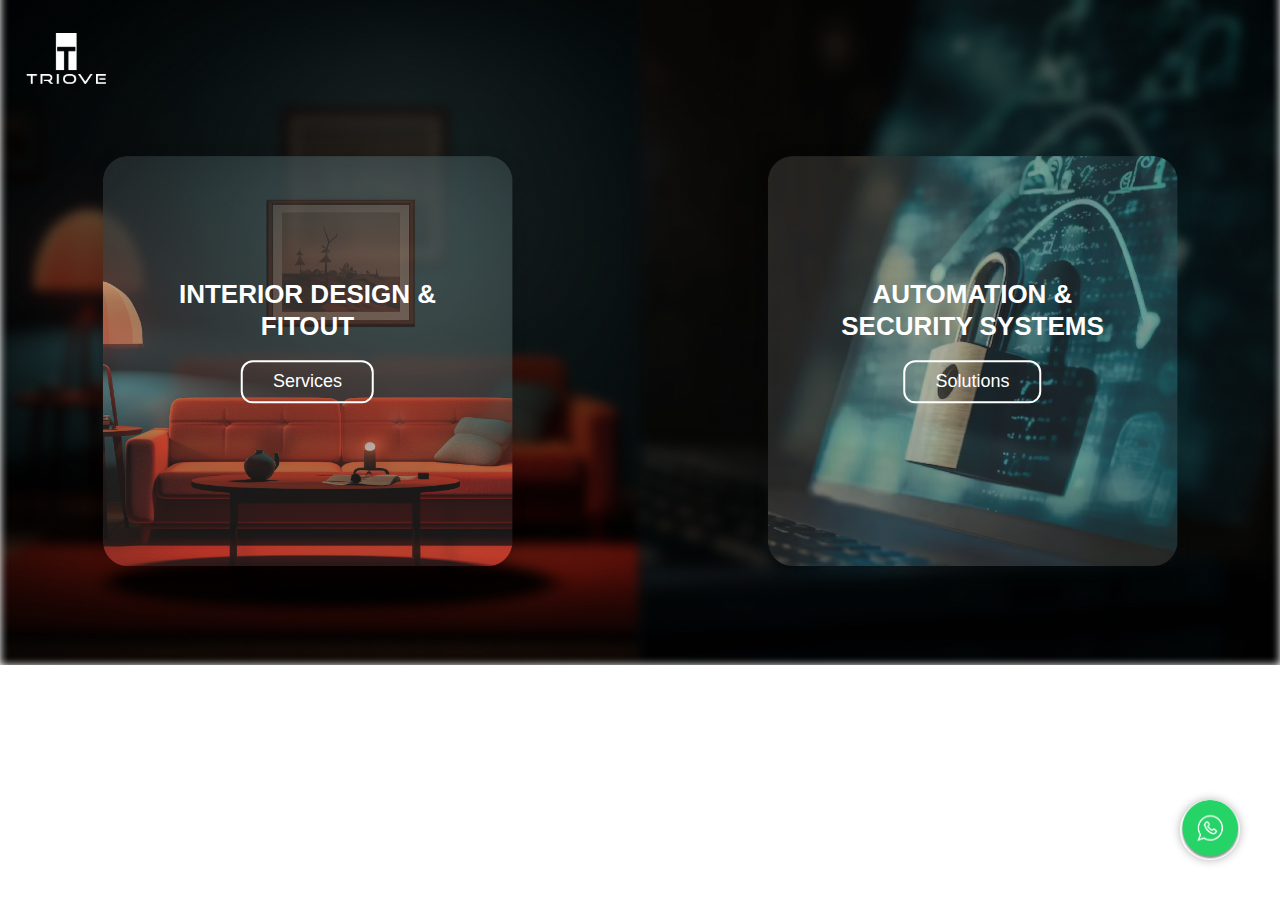
<file: index.html>
<!DOCTYPE html>
<html lang="en">

<head>
  <!-- Basic -->
  <meta charset="utf-8" />
  <meta http-equiv="X-UA-Compatible" content="IE=edge" />
  <!-- Mobile Metas -->
  <meta name="viewport" content="width=device-width, initial-scale=1, shrink-to-fit=no" />
  <!-- Site Metas -->
  <meta name="keywords" content="Triove, Triove web site, Triove web page," />
  <meta name="description" content="" />
  <meta name="author" content="Jamshid CT" />

  <title>Triove</title>

  <!-- Custom styles for this template -->

  <link rel="stylesheet" href="https://stackpath.bootstrapcdn.com/bootstrap/4.5.2/css/bootstrap.min.css">
  <style>
    html body {
      padding: 0px;
      margin: 0px;
      background: url("../image/background.png") no-repeat center center;
      font-family: 'Montserrat', sans-serif;
      background-size: cover;
    }

    .navbar-brand img {
      width: 90px;
      padding-left: 10px;
      padding-top: 20px;
    }

    .interior_design img,
    .automation_security img {
      margin-top: 10%;
      width: 100%;
      height: 100%;
    }

    .overlay {
      width: 70%;
      position: absolute;
      top: 50%;
      left: 50%;
      transform: translate(-50%, -50%);
      text-align: center;
      color: white;

    }

    .overlay h4 {
      font-size: 26px;
      font-weight: 700;
      padding-bottom: 10px;
    }

    .btn {
      background-color: transparent;
      border: none;
      border-radius: 12px;
      border: 2px solid white;
      color: #ffffff;
      font-size: 18px;
      padding: 6px 30px;
      cursor: pointer;
      transition: background-color 0.3s;
    }

    .btn:hover {
      background-color: white;
      color: #000000;
    }

    .automation_security {
      position: relative;
    }

    .whatsapp-button {
      position: fixed;
      bottom: 40px;
      right: 40px;
      z-index: 1000;
      position: absolute;
    }

    .whatsapp-button img {
      width: 60px;
      height: auto;
      border-radius: 50%;
      box-shadow: 0 0 10px rgba(0, 0, 0, 0.3);
    }

    .whatsapp-button img:hover {
      transform: scale(1.1);
      /* Slightly enlarge on hover */
    }

    @media (max-width: 768px) {
      .whatsapp-button {
        display: block;
        position: fixed;
        bottom: 20px;
      }
    }
  </style>
</head>

<body>

  <nav class="navbar navbar-expand-lg">
    <a class="navbar-brand" href="#">
      <img src="./image/logo.png" alt="Logo">
    </a>
  </nav>

  <div class="main">
    <div class="container">
      <div class="row justify-content-between">
        <div class="col-md-5 col-sm-12 mb-4">
          <div class="interior_design">
            <img src="./image/interior_background.png" alt="interior">
            <div class="overlay">
              <h4>INTERIOR DESIGN & FITOUT</h4>
              <button class="btn" onclick="location.href='./interior-design/interior-design.html'">Services</button>
            </div>
          </div>
        </div>
        <div class="col-md-5 col-sm-12 mb-4">
          <div class="automation_security">
            <img src="./image/automation_background.png" alt="automation">
            <div class="overlay">
              <h4>AUTOMATION & SECURITY SYSTEMS</h4>
              <button class="btn"
                onclick="location.href='./automation-security/automation-security.html'">Solutions</button>
            </div>
          </div>
        </div>
      </div>
    </div>
  </div>

  <a href="https://wa.me/1234567890" class="whatsapp-button" target="_blank">
    <img src="./image/whatsup.png" alt="WhatsApp" />
  </a>

  <script src="https://code.jquery.com/jquery-3.5.1.slim.min.js"></script>
  <script src="https://cdn.jsdelivr.net/npm/@popperjs/core@2.5.4/dist/umd/popper.min.js"></script>
  <script src="https://stackpath.bootstrapcdn.com/bootstrap/4.5.2/js/bootstrap.min.js"></script>

</body>

</html>
</file>
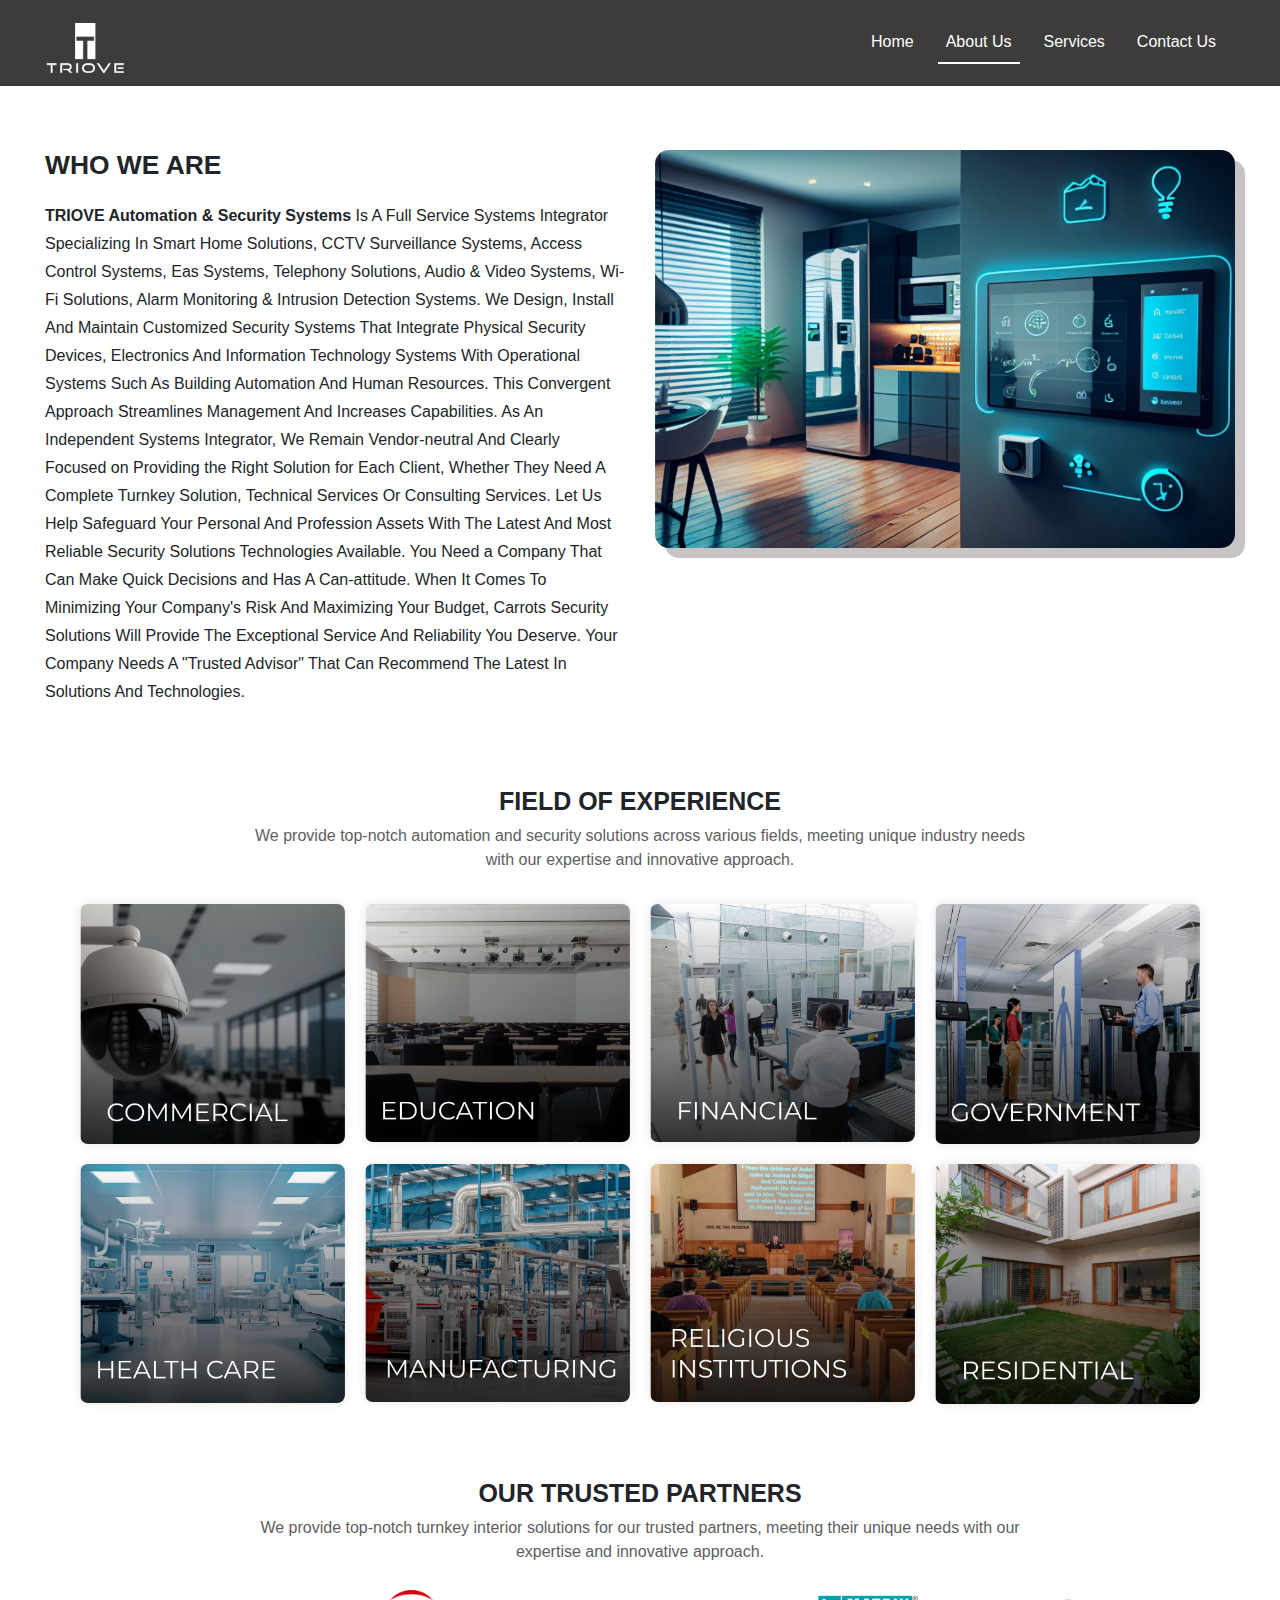
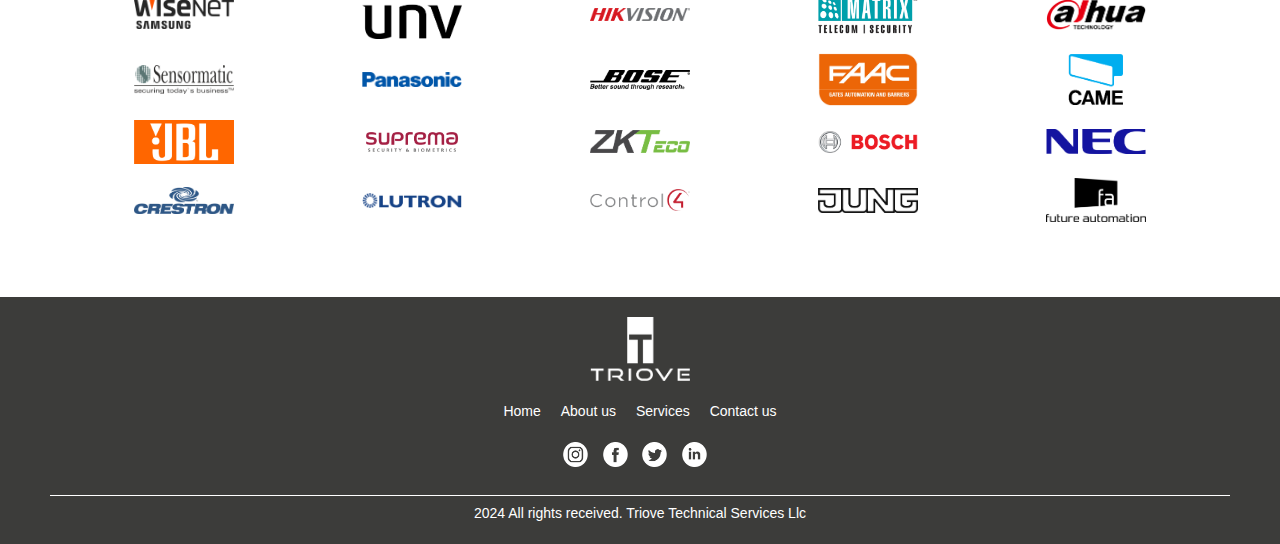
<file: automation-security/about-us.html>
<!DOCTYPE html>
<html lang="en">

<!-- Basic -->
<meta charset="utf-8" />
<meta http-equiv="X-UA-Compatible" content="IE=edge" />
<!-- Mobile Metas -->
<meta name="viewport" content="width=device-width, initial-scale=1, shrink-to-fit=no" />
<!-- Site Metas -->
<meta name="keywords" content="Triove, Triove web site, Triove web page," />
<meta name="description" content="" />
<meta name="author" content="Jamshid CT" />

<title>Automation security</title>

<!-- Custom styles for this template -->
<link href="../css/automation.css" rel="stylesheet" />
<link href="../js/index.js" rel="javascript" />
<link href="https://stackpath.bootstrapcdn.com/bootstrap/4.5.2/css/bootstrap.min.css" rel="stylesheet">
<link rel="stylesheet" href="https://cdnjs.cloudflare.com/ajax/libs/font-awesome/4.7.0/css/font-awesome.min.css">


<body>
    <div class="plain_nav">
        <!-- start Nav bar section -->
        <nav class="navbar navbar-expand-sm " style="background-color: #3C3C3A;">
            <a class="navbar-brand" href=""><img src="../image/logo.png" /></a>
            <button class="navbar-toggler" type="button" data-toggle="collapse" data-target="#navbarNav"
                aria-controls="navbarNav" aria-expanded="false" aria-label="Toggle navigation">
                <span class="navbar-toggler-icon"></span>
            </button>
            <div class="collapse navbar-collapse" id="navbarNav">
                <ul class="navbar-nav ml-auto" id="navbar-actives">
                    <li class="nav-item">
                        <a class="nav-link" href="./automation-security.html">Home</a>
                    </li>
                    <li class="nav-item">
                        <a class="nav-link" href="">About Us</a>
                    </li>
                    <li class="nav-item">
                        <a class="nav-link" href="./services.html">Services</a>
                    </li>
                    <li class="nav-item">
                        <a class="nav-link" href="./contact-us.html">Contact Us</a>
                    </li>
                </ul>
            </div>
        </nav>
        <!-- end Nav bar section -->

        <!-- start who-we-are section -->
        <section class="who-we-are">
            <div class="container-fluid">
                <div class="row">
                    <div class="col-md-6">
                        <h3>WHO WE ARE</h3>
                        <p>
                            <strong>TRIOVE Automation & Security Systems</strong> Is A Full Service Systems Integrator
                            Specializing In Smart Home Solutions, CCTV Surveillance Systems, Access Control Systems, Eas
                            Systems, Telephony Solutions, Audio & Video Systems, Wi-Fi Solutions, Alarm Monitoring &
                            Intrusion Detection Systems. We Design, Install And Maintain Customized Security Systems
                            That Integrate Physical Security Devices, Electronics And Information Technology Systems
                            With Operational Systems Such As Building Automation And Human Resources. This Convergent
                            Approach Streamlines Management And Increases Capabilities. As An Independent Systems
                            Integrator, We Remain Vendor-neutral And Clearly Focused on Providing the Right Solution for
                            Each Client, Whether They Need A Complete Turnkey Solution, Technical Services Or Consulting
                            Services. Let Us Help Safeguard Your Personal And Profession Assets With The Latest And Most
                            Reliable Security Solutions Technologies Available. You Need a Company That Can Make Quick
                            Decisions and Has A Can-attitude. When It Comes To Minimizing Your Company's Risk And
                            Maximizing Your Budget, Carrots Security Solutions Will Provide The Exceptional Service And
                            Reliability You Deserve. Your Company Needs A "Trusted Advisor" That Can Recommend The
                            Latest In Solutions And Technologies.
                        </p>
                    </div>
                    <div class="col-md-6 photo_section">
                        <img src="../image/automation_security/automation.png" />
                    </div>

                </div>
            </div>
        </section>
        <!-- end who-we-are section -->

        <!-- start sector-we-work -->
        <section class="sector-we-work center_align">
            <div class="container ">
                <div class="row header_section">
                    <h4>Field of Experience</h4>
                    <p>
                        We provide top-notch automation and security solutions across various fields, meeting unique
                        industry needs with our expertise and innovative approach.
                    </p>
                </div>
                <div class="row">
                    <div class="col-md-3 col-sm-6 col-6">
                        <img src="../image/automation_security/sectors/commercial.png" />
                    </div>
                    <div class="col-md-3 col-sm-6 col-6">
                        <img src="../image/automation_security/sectors/education.png" />

                    </div>
                    <div class="col-md-3 col-sm-6 col-6">
                        <img src="../image/automation_security/sectors/financial.png" />
                    </div>
                    <div class="col-md-3 col-sm-6 col-6">
                        <img src="../image/automation_security/sectors/government.png" />
                    </div>
                </div>
                <div class="row">
                    <div class="col-md-3 col-sm-6 col-6">
                        <img src="../image/automation_security/sectors/health_care.png" />
                    </div>
                    <div class="col-md-3 col-sm-6 col-6">
                        <img src="../image/automation_security/sectors/manufacturing.png" />
                    </div>
                    <div class="col-md-3 col-sm-6 col-6">
                        <img src="../image/automation_security/sectors/religious-institutions.png" />
                    </div>
                    <div class="col-md-3 col-sm-6 col-6">
                        <img src="../image/automation_security/sectors/residential.png" />
                    </div>
                </div>
            </div>
        </section>
        <!-- start sector-we-work -->

        <!-- start our_partners -->
        <section class="our_partners">
            <div class="container ">
                <div class="row header_section">
                    <h4>our Trusted Partners</h4>
                    <p>
                        We provide top-notch turnkey interior solutions for our trusted partners, meeting their unique
                        needs
                        with our expertise and innovative approach.
                    </p>
                </div>
                <div class="row">
                    <div class="col-md col-sm-3">
                        <img src="../image/automation_security/partners/partner_1.png" />
                    </div>
                    <div class="col-md col-sm-3">
                        <img src="../image/automation_security/partners/partner_2.png" />
                    </div>
                    <div class="col-md col-sm-3">
                        <img src="../image/automation_security/partners/partner_3.png" />
                    </div>
                    <div class="col-md col-sm-3">
                        <img src="../image/automation_security/partners/partner_4.png" />
                    </div>
                    <div class="col-md col-sm-3">
                        <img src="../image/automation_security/partners/partner_5.png" />
                    </div>
                </div>
                <div class="row">
                    <div class="col-md col-sm-3">
                        <img src="../image/automation_security/partners/partner_6.png" />
                    </div>
                    <div class="col-md col-sm-3">
                        <img src="../image/automation_security/partners/partner_7.png" />
                    </div>
                    <div class="col-md col-sm-3">
                        <img src="../image/automation_security/partners/partner_8.png" />
                    </div>
                    <div class="col-md col-sm-3">
                        <img src="../image/automation_security/partners/partner_9.png" />
                    </div>
                    <div class="col-md col-sm-3">
                        <img src="../image/automation_security/partners/partner_10.png" />
                    </div>
                </div>
                <div class="row">
                    <div class="col-md col-sm-3">
                        <img src="../image/automation_security/partners/partner_11.png" />
                    </div>
                    <div class="col-md col-sm-3">
                        <img src="../image/automation_security/partners/partner_12.png" />
                    </div>
                    <div class="col-md col-sm-3">
                        <img src="../image/automation_security/partners/partner_13.png" />
                    </div>
                    <div class="col-md col-sm-3">
                        <img src="../image/automation_security/partners/partner_14.png" />
                    </div>
                    <div class="col-md col-sm-3">
                        <img src="../image/automation_security/partners/partner_15.png" />
                    </div>
                </div>
                <div class="row">
                    <div class="col-md col-sm-3">
                        <img src="../image/automation_security/partners/partner_16.png" />
                    </div>
                    <div class="col-md col-sm-3">
                        <img src="../image/automation_security/partners/partner_17.png" />
                    </div>
                    <div class="col-md col-sm-3">
                        <img src="../image/automation_security/partners/partner_18.png" />
                    </div>
                    <div class="col-md col-sm-3">
                        <img src="../image/automation_security/partners/partner_19.png" />
                    </div>
                    <div class="col-md col-sm-3">
                        <img src="../image/automation_security/partners/partner_20.png" />
                    </div>
                </div>
            </div>

        </section>
        <!-- end our_partners -->

        <!-- start footer -->
        <section class="footer">
            <div class="cotainer">
                <img src="../image/logo.png" />
                <div class="nav_sections">
                    <p><a href="./automation-security.html">Home</a></p>
                    <p><a href="">About us</a></p>
                    <p><a href="./services.html">Services</a></p>
                    <p><a href="./contact-us.html">Contact us</a></p>
                </div>
                <div class="socail_media">
                    <a href=""><img src="../image/social_icons/instagram.png" /></a>
                    <a href=""><img src="../image/social_icons/facebook.png" /></a>
                    <a href=""><img src="../image/social_icons/twitter.png" /></a>
                    <a href=""><img src="../image/social_icons/linkedin.png" /></a>
                </div>
                <div class="horizontal-line"></div>
                <p>2024 All rights received. Triove Technical Services Llc</p>
            </div>
        </section>
        <!-- end footer -->
        <script>
            document.addEventListener("DOMContentLoaded", function() {
                const navLinks = document.querySelectorAll(".nav-link");
    
                navLinks.forEach(link => {
                    if (link.href === window.location.href) {
                        link.classList.add("active");
                    }
                    link.addEventListener("click", function() {
                        navLinks.forEach(nav => nav.classList.remove("active"));
                        this.classList.add("active");
                    });
                });
            });
        </script>
        <script src="https://code.jquery.com/jquery-3.5.1.slim.min.js"></script>
        <script src="https://cdn.jsdelivr.net/npm/@popperjs/core@2.5.3/dist/umd/popper.min.js"></script>
        <script src="https://stackpath.bootstrapcdn.com/bootstrap/4.5.2/js/bootstrap.min.js"></script>
    </div>
</body>

</html>
</file>
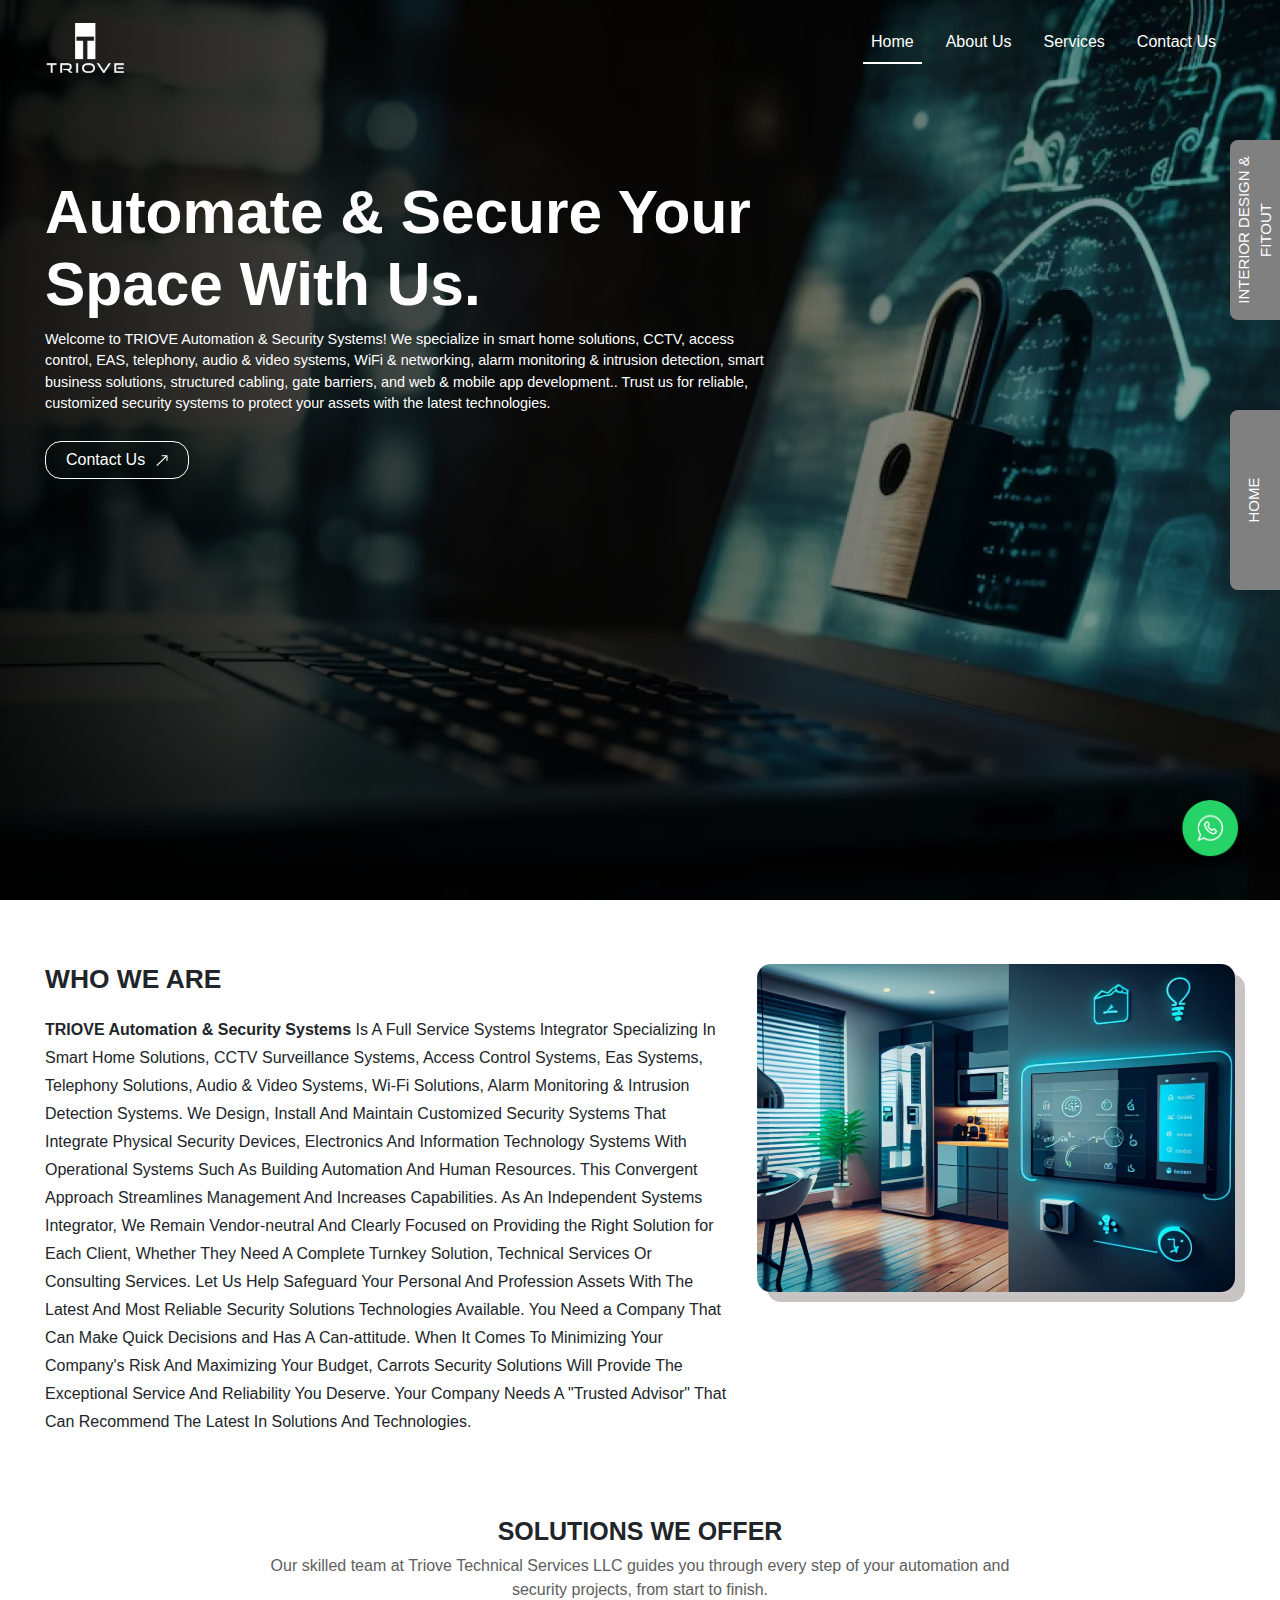
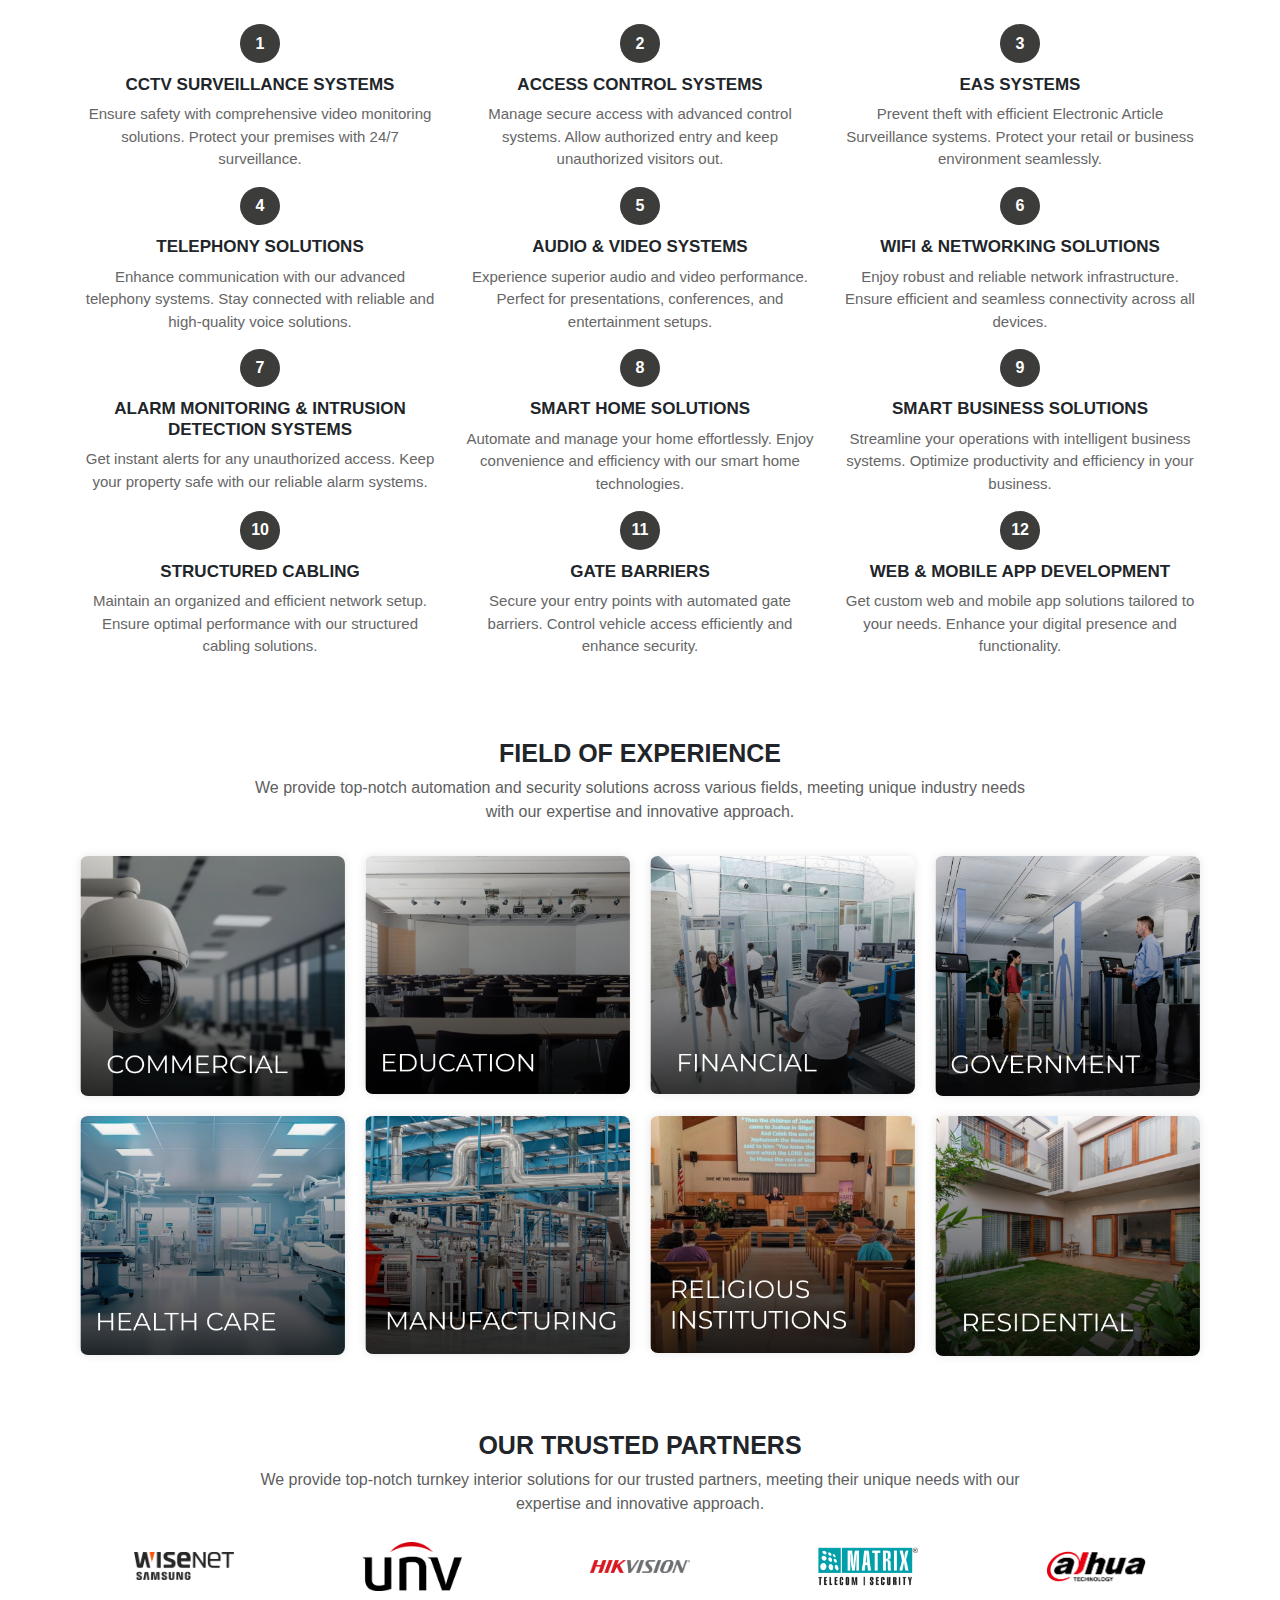
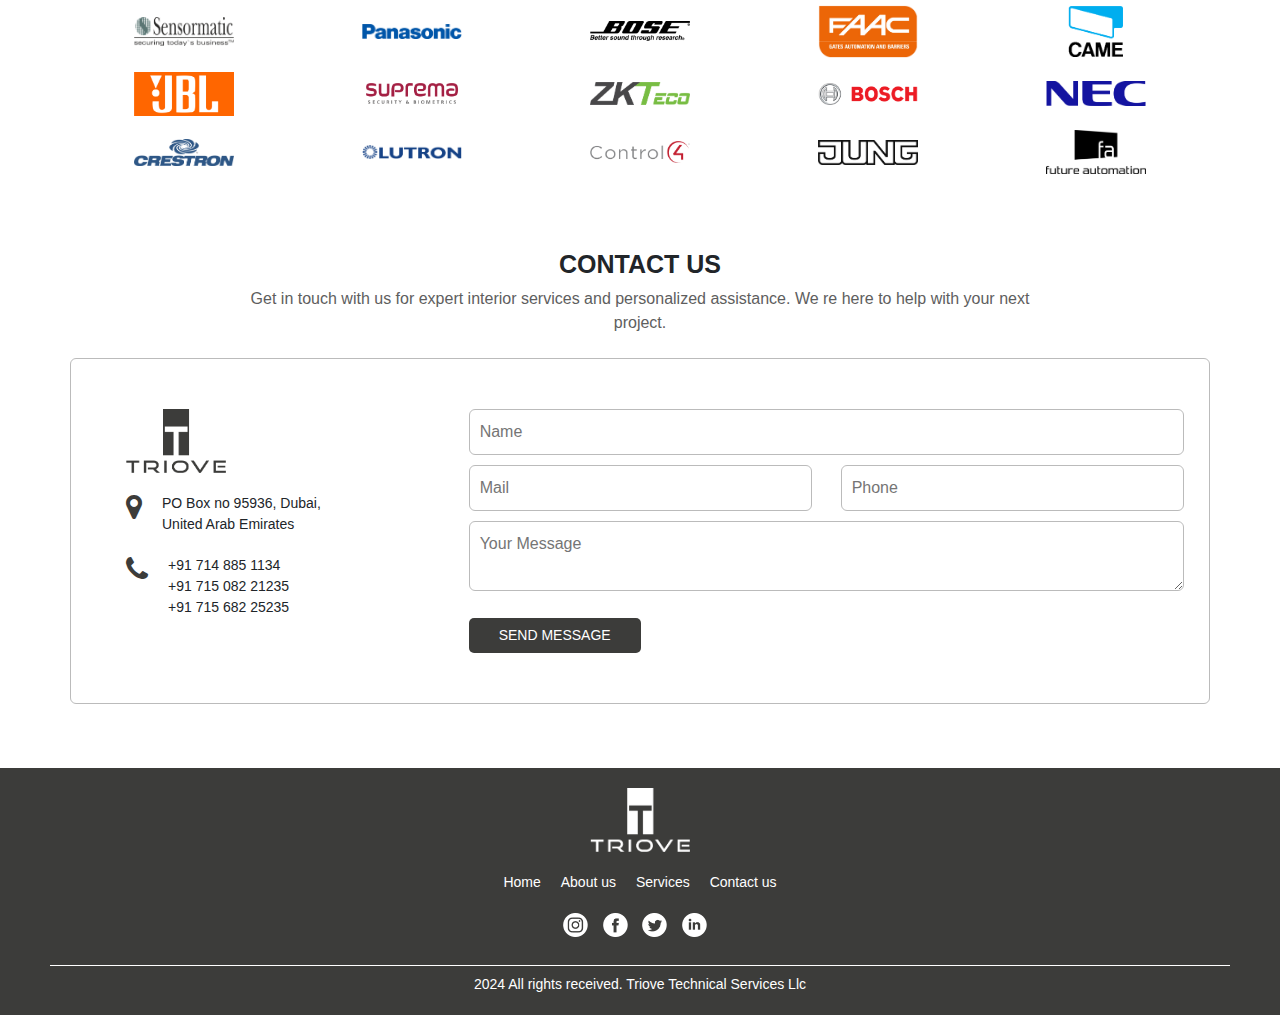
<file: automation-security/automation-security.html>
<!DOCTYPE html>
<html lang="en">

<head>
    <!-- Basic -->
    <meta charset="utf-8" />
    <meta http-equiv="X-UA-Compatible" content="IE=edge" />
    <!-- Mobile Metas -->
    <meta name="viewport" content="width=device-width, initial-scale=1, shrink-to-fit=no" />
    <!-- Site Metas -->
    <meta name="keywords" content="Triove, Triove web site, Triove web page," />
    <meta name="description" content="" />
    <meta name="author" content="Jamshid CT" />

    <title>Automation security</title>

    <!-- Custom styles for this template -->
    <link href="../css/automation.css" rel="stylesheet" />
    <link href="https://stackpath.bootstrapcdn.com/bootstrap/4.5.2/css/bootstrap.min.css" rel="stylesheet">
    <link rel="stylesheet" href="https://cdnjs.cloudflare.com/ajax/libs/font-awesome/4.7.0/css/font-awesome.min.css">

</head>

<body>

    <div class="main">

        <div class="home-popup-btn">
            <a href="/">HOME</a>
          </div>
          <div class="interior-popup-btn">
            <a href="../interior-design/interior-design.html">INTERIOR DESIGN & FITOUT</a>
          </div>
        <!-- Navbar -->
        <nav class="navbar navbar-expand-sm">
            <a class="navbar-brand" href="#"><img src="../image/logo.png" /></a>
            <button class="navbar-toggler" type="button" data-toggle="collapse" data-target="#navbarNav"
                aria-controls="navbarNav" aria-expanded="false" aria-label="Toggle navigation">
                <span class="navbar-toggler-icon"></span>
            </button>
            <div class="collapse navbar-collapse" id="navbarNav">
                <ul class="navbar-nav ml-auto" id="navbar-actives">
                    <li class="nav-item">
                        <a class="nav-link" href="./automation-security.html">Home</a>
                    </li>
                    <li class="nav-item">
                        <a class="nav-link" href="./about-us.html">About Us</a>
                    </li>
                    <li class="nav-item">
                        <a class="nav-link" href="./services.html">Services</a>
                    </li>
                    <li class="nav-item">
                        <a class="nav-link" href="./contact-us.html">Contact Us</a>
                    </li>
                </ul>
            </div>
        </nav>

        <!-- Main section with intro -->
        <div class="main-section">
            <div class="container-fluid">
                <div></div>
                <h2>Automate & Secure Your Space With Us.</h2>
                <p>
                    Welcome to TRIOVE Automation & Security Systems! We specialize in smart home solutions, CCTV, access
                    control, EAS, telephony, audio & video systems, WiFi & networking, alarm monitoring & intrusion
                    detection, smart business solutions, structured cabling, gate barriers, and web & mobile app
                    development.. Trust us for reliable, customized security systems to protect your assets with the
                    latest technologies.
                </p>
                <div class="">
                    <button class="btn">Contact Us <img src="../image/icon_buttons/arrow_button.png" /></button>
                </div>
            </div>
        </div>
        <a href="https://wa.me/1234567890" class="whatsapp-button" target="_blank">
            <img src="../image/whatsup.png" alt="WhatsApp" />
        </a>
    </div>

    <!-- start who-we-are section -->
    <section class="who-we-are">
        <div class="container-fluid">
            <div class="row">
                <div class="col-md-7">
                    <h3>WHO WE ARE</h3>
                    <p>
                        <strong>TRIOVE Automation & Security Systems</strong> Is A Full
                        Service Systems Integrator Specializing In Smart Home Solutions, CCTV Surveillance Systems,
                        Access Control Systems, Eas Systems, Telephony Solutions, Audio & Video Systems, Wi-Fi
                        Solutions, Alarm Monitoring & Intrusion Detection Systems. We Design, Install And Maintain
                        Customized Security Systems That Integrate Physical Security Devices, Electronics And
                        Information Technology Systems With Operational Systems Such As Building Automation And Human
                        Resources. This Convergent Approach Streamlines Management And Increases Capabilities. As An
                        Independent Systems Integrator, We Remain Vendor-neutral And Clearly Focused on Providing the
                        Right Solution for Each Client, Whether They Need A Complete Turnkey Solution, Technical
                        Services Or Consulting Services. Let Us Help Safeguard Your Personal And Profession Assets With
                        The Latest And Most Reliable Security Solutions Technologies Available. You Need a Company That
                        Can Make Quick Decisions and Has A Can-attitude. When It Comes To Minimizing Your Company's Risk
                        And Maximizing Your Budget, Carrots Security Solutions Will Provide The Exceptional Service And
                        Reliability You Deserve. Your Company Needs A "Trusted Advisor" That Can Recommend The Latest In
                        Solutions And Technologies.
                    </p>
                </div>
                <div class="col-md-5 photo_section">
                    <img src="../image/automation_security/automation.png" />
                </div>

            </div>
        </div>
    </section>
    <!-- end who-we-are section -->

    <!-- start solution-we-offer -->
    <section class="solution-we-offer center_align">
        <div class="container">
            <div class="row header_section">
                <h4>Solutions we offer</h4>
                <p>
                    Our skilled team at Triove Technical Services LLC guides you through every step of your automation
                    and security projects, from start to finish.
                </p>
            </div>

            <div class="row">
                <div class="col-md-4 svo-content">
                    <span class="badge">1</span>
                    <h6>Cctv Surveillance Systems</h6>
                    <p>
                        Ensure safety with comprehensive video monitoring solutions. Protect your premises with 24/7
                        surveillance.
                    </p>
                </div>
                <div class="col-md-4 svo-content">
                    <span class="badge">2</span>
                    <h6>Access Control Systems</h6>
                    <p>
                        Manage secure access with advanced control systems. Allow authorized entry and keep unauthorized
                        visitors out.
                    </p>
                </div>
                <div class="col-md-4 svo-content">
                    <span class="badge">3</span>
                    <h6>Eas Systems</h6>
                    <p>
                        Prevent theft with efficient Electronic Article Surveillance systems. Protect your retail or
                        business environment seamlessly.
                    </p>
                </div>
            </div>
            <div class="row">
                <div class="col-md-4 svo-content">
                    <span class="badge">4</span>
                    <h6>Telephony Solutions </h6>
                    <p>
                        Enhance communication with our advanced telephony systems. Stay connected with reliable and
                        high-quality voice solutions.
                    </p>
                </div>
                <div class="col-md-4 svo-content">
                    <span class="badge">5</span>
                    <h6>Audio & Video Systems</h6>
                    <p>
                        Experience superior audio and video performance. Perfect for presentations, conferences, and
                        entertainment setups.
                    </p>
                </div>
                <div class="col-md-4 svo-content">
                    <span class="badge">6</span>
                    <h6>Wifi & Networking Solutions</h6>
                    <p>
                        Enjoy robust and reliable network infrastructure. Ensure efficient and seamless connectivity
                        across all devices.
                    </p>
                </div>
            </div>
            <div class="row">
                <div class="col-md-4 svo-content">
                    <span class="badge">7</span>
                    <h6>Alarm Monitoring & Intrusion Detection Systems</h6>
                    <p>
                        Get instant alerts for any unauthorized access. Keep your property safe with our reliable alarm
                        systems.
                    </p>
                </div>
                <div class="col-md-4 svo-content">
                    <span class="badge ">8</span>
                    <h6>Smart Home Solutions</h6>
                    <p>
                        Automate and manage your home effortlessly. Enjoy convenience and efficiency with our smart home
                        technologies.
                    </p>
                </div>
                <div class="col-md-4 svo-content">
                    <span class="badge">9</span>
                    <h6>Smart Business Solutions</h6>
                    <p>
                        Streamline your operations with intelligent business systems. Optimize productivity and
                        efficiency in your business.
                    </p>
                </div>
            </div>
            <div class="row">
                <div class="col-md-4 svo-content">
                    <span class="badge">10</span>
                    <h6>Structured Cabling</h6>
                    <p>
                        Maintain an organized and efficient network setup. Ensure optimal performance with our
                        structured cabling solutions.
                    </p>
                </div>
                <div class="col-md-4 svo-content">
                    <span class="badge">11</span>
                    <h6>Gate Barriers</h6>
                    <p>
                        Secure your entry points with automated gate barriers. Control vehicle access efficiently and
                        enhance security.
                    </p>
                </div>
                <div class="col-md-4 svo-content">
                    <span class="badge">12</span>
                    <h6>Web & Mobile App Development</h6>
                    <p>
                        Get custom web and mobile app solutions tailored to your needs. Enhance your digital presence
                        and functionality.
                    </p>
                </div>
            </div>
        </div>
    </section>
    <!-- end start solution-we-offer -->

    <!-- start sector-we-work -->
    <section class="sector-we-work center_align">
        <div class="container ">
            <div class="row header_section">
                <h4>Field of Experience</h4>
                <p>
                    We provide top-notch automation and security solutions across various fields, meeting unique
                    industry needs with our expertise and innovative approach.
                </p>
            </div>
            <div class="row">
                <div class="col-md-3 col-sm-6 col-6">
                    <img src="../image/automation_security/sectors/commercial.png" />
                </div>
                <div class="col-md-3 col-sm-6 col-6">
                    <img src="../image/automation_security/sectors/education.png" />

                </div>
                <div class="col-md-3 col-sm-6 col-6">
                    <img src="../image/automation_security/sectors/financial.png" />
                </div>
                <div class="col-md-3 col-sm-6 col-6">
                    <img src="../image/automation_security/sectors/government.png" />
                </div>
            </div>
            <div class="row">
                <div class="col-md-3 col-sm-6 col-6">
                    <img src="../image/automation_security/sectors/health_care.png" />
                </div>
                <div class="col-md-3 col-sm-6 col-6">
                    <img src="../image/automation_security/sectors/manufacturing.png" />
                </div>
                <div class="col-md-3 col-sm-6 col-6">
                    <img src="../image/automation_security/sectors/religious-institutions.png" />
                </div>
                <div class="col-md-3 col-sm-6 col-6">
                    <img src="../image/automation_security/sectors/residential.png" />
                </div>
            </div>
        </div>
    </section>
    <!-- start sector-we-work -->

    <!-- start our_partners -->
    <section class="our_partners">
        <div class="container ">
            <div class="row header_section">
                <h4>our Trusted Partners</h4>
                <p>
                    We provide top-notch turnkey interior solutions for our trusted partners, meeting their unique needs
                    with our expertise and innovative approach.
                </p>
            </div>
            <div class="row">
                <div class="col-md col-sm-3">
                    <img src="../image/automation_security/partners/partner_1.png" />
                </div>
                <div class="col-md col-sm-3">
                    <img src="../image/automation_security/partners/partner_2.png" />
                </div>
                <div class="col-md col-sm-3">
                    <img src="../image/automation_security/partners/partner_3.png" />
                </div>
                <div class="col-md col-sm-3">
                    <img src="../image/automation_security/partners/partner_4.png" />
                </div>
                <div class="col-md col-sm-3">
                    <img src="../image/automation_security/partners/partner_5.png" />
                </div>
            </div>
            <div class="row">
                <div class="col-md col-sm-3">
                    <img src="../image/automation_security/partners/partner_6.png" />
                </div>
                <div class="col-md col-sm-3">
                    <img src="../image/automation_security/partners/partner_7.png" />
                </div>
                <div class="col-md col-sm-3">
                    <img src="../image/automation_security/partners/partner_8.png" />
                </div>
                <div class="col-md col-sm-3">
                    <img src="../image/automation_security/partners/partner_9.png" />
                </div>
                <div class="col-md col-sm-3">
                    <img src="../image/automation_security/partners/partner_10.png" />
                </div>
            </div>
            <div class="row">
                <div class="col-md col-sm-3">
                    <img src="../image/automation_security/partners/partner_11.png" />
                </div>
                <div class="col-md col-sm-3">
                    <img src="../image/automation_security/partners/partner_12.png" />
                </div>
                <div class="col-md col-sm-3">
                    <img src="../image/automation_security/partners/partner_13.png" />
                </div>
                <div class="col-md col-sm-3">
                    <img src="../image/automation_security/partners/partner_14.png" />
                </div>
                <div class="col-md col-sm-3">
                    <img src="../image/automation_security/partners/partner_15.png" />
                </div>
            </div>
            <div class="row">
                <div class="col-md col-sm-3">
                    <img src="../image/automation_security/partners/partner_16.png" />
                </div>
                <div class="col-md col-sm-3">
                    <img src="../image/automation_security/partners/partner_17.png" />
                </div>
                <div class="col-md col-sm-3">
                    <img src="../image/automation_security/partners/partner_18.png" />
                </div>
                <div class="col-md col-sm-3">
                    <img src="../image/automation_security/partners/partner_19.png" />
                </div>
                <div class="col-md col-sm-3">
                    <img src="../image/automation_security/partners/partner_20.png" />
                </div>
            </div>
        </div>

    </section>
    <!-- end our_partners -->

    <!-- start contact_us -->
    <section class="contact_us">
        <div class="container">
            <div class="row header_section">
                <h4>Contact us</h4>
                <p>Get in touch with us for expert interior services and personalized assistance. We re here to
                    help with your next project.</p>
            </div>
            <div class="row main_form_area">
                <div class="col-md-4">
                    <div class="left-section-contact-us">
                        <img class="logo_image" src="../image/automation_security/logo.png" />
                        <div class="address">
                            <i class="fa fa-map-marker" aria-hidden="true"></i>
                            <div>
                                <p>PO Box no 95936, Dubai,</p>
                                <p>United Arab Emirates</p>
                            </div>

                        </div>
                        <div class="phone">
                            <i class="fa fa-phone" aria-hidden="true"></i>
                            <div>
                                <p>+91 714 885 1134</p>
                                <p>+91 715 082 21235</p>
                                <p>+91 715 682 25235</p>
                            </div>
                        </div>
                    </div>

                </div>
                <div class="col-md-8  form_area">
                    <input type="text" placeholder="Name" />
                    <div class="email-phone">
                        <input type="email" placeholder="Mail" />
                        <input type="number" placeholder="Phone" />
                    </div>
                    <textarea placeholder="Your Message"></textarea>
                    <button class="btn">SEND MESSAGE</button>
                </div>
            </div>
        </div>
    </section>
    <!-- end contact_us -->

    <!-- start footer -->
    <section class="footer">
        <div class="cotainer">
            <img src="../image/logo.png" />
            <div class="nav_sections">
                <p><a href="">Home</a></p>
                <p><a href="./about-us.html">About us</a></p>
                <p><a href="./services.html">Services</a></p>
                <p><a href="./contact-us.html">Contact us</a></p>
            </div>
            <div class="socail_media">
                <a href=""><img src="../image/social_icons/instagram.png" /></a>
                <a href=""><img src="../image/social_icons/facebook.png" /></a>
                <a href=""><img src="../image/social_icons/twitter.png" /></a>
                <a href=""><img src="../image/social_icons/linkedin.png" /></a>
            </div>
            <div class="horizontal-line"></div>
            <p>2024 All rights received. Triove Technical Services Llc</p>
        </div>
    </section>
    <!-- end footer -->

    <script src="https://code.jquery.com/jquery-3.5.1.slim.min.js"></script>
    <script src="https://cdn.jsdelivr.net/npm/@popperjs/core@2.5.3/dist/umd/popper.min.js"></script>
    <script src="https://stackpath.bootstrapcdn.com/bootstrap/4.5.2/js/bootstrap.min.js"></script>
    <script>
        document.addEventListener("DOMContentLoaded", function() {
            const navLinks = document.querySelectorAll(".nav-link");

            navLinks.forEach(link => {
                if (link.href === window.location.href) {
                    link.classList.add("active");
                }
                link.addEventListener("click", function() {
                    navLinks.forEach(nav => nav.classList.remove("active"));
                    this.classList.add("active");
                });
            });
        });
    </script>
</body>

</html>
</file>
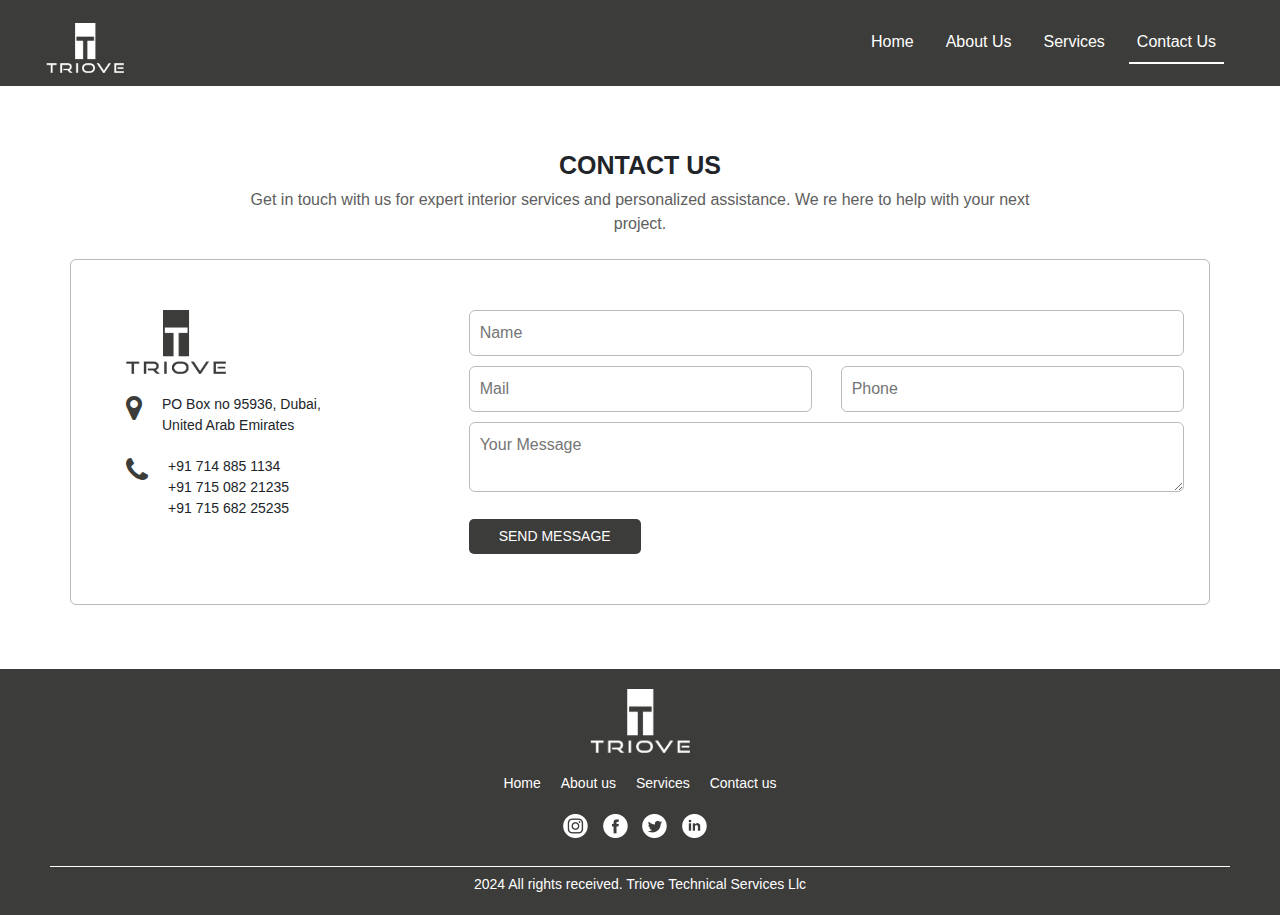
<file: automation-security/contact-us.html>
<!DOCTYPE html>
<html lang="en">

<!-- Basic -->
<meta charset="utf-8" />
<meta http-equiv="X-UA-Compatible" content="IE=edge" />
<!-- Mobile Metas -->
<meta name="viewport" content="width=device-width, initial-scale=1, shrink-to-fit=no" />
<!-- Site Metas -->
<meta name="keywords" content="Triove, Triove web site, Triove web page," />
<meta name="description" content="" />
<meta name="author" content="Jamshid CT" />

<title>Automation security</title>

<!-- Custom styles for this template -->
<link href="../css/automation.css" rel="stylesheet" />
<link href="https://stackpath.bootstrapcdn.com/bootstrap/4.5.2/css/bootstrap.min.css" rel="stylesheet">
<link rel="stylesheet" href="https://cdnjs.cloudflare.com/ajax/libs/font-awesome/4.7.0/css/font-awesome.min.css">


<body>
    <div class="plain_nav">
        <!-- start Nav bar section -->
        <nav class="navbar navbar-expand-sm " style="background-color: #3C3C3A;">
            <a class="navbar-brand" href=""><img src="../image/logo.png" /></a>
            <button class="navbar-toggler" type="button" data-toggle="collapse" data-target="#navbarNav"
                aria-controls="navbarNav" aria-expanded="false" aria-label="Toggle navigation">
                <span class="navbar-toggler-icon"></span>
            </button>
            <div class="collapse navbar-collapse" id="navbarNav">
                <ul class="navbar-nav ml-auto" id="navbar-actives">
                    <li class="nav-item">
                        <a class="nav-link" href="./automation-security.html">Home</a>
                    </li>
                    <li class="nav-item">
                        <a class="nav-link" href="./about-us.html">About Us</a>
                    </li>
                    <li class="nav-item">
                        <a class="nav-link" href="./services.html">Services</a>
                    </li>
                    <li class="nav-item">
                        <a class="nav-link" href="">Contact Us</a>
                    </li>
                </ul>
            </div>
        </nav>
        <!-- end Nav bar section -->

        <!-- start contact_us -->
        <section class="contact_us">
            <div class="container">
                <div class="row header_section">
                    <h4>Contact us</h4>
                    <p>Get in touch with us for expert interior services and personalized assistance. We re here to
                        help with your next project.</p>
                </div>
                <div class="row main_form_area">
                    <div class="col-md-4">
                        <div class="left-section-contact-us">
                            <img class="logo_image" src="../image/automation_security/logo.png" />
                            <div class="address">
                                <i class="fa fa-map-marker" aria-hidden="true"></i>
                                <div>
                                    <p>PO Box no 95936, Dubai,</p>
                                    <p>United Arab Emirates</p>
                                </div>

                            </div>
                            <div class="phone">
                                <i class="fa fa-phone" aria-hidden="true"></i>
                                <div>
                                    <p>+91 714 885 1134</p>
                                    <p>+91 715 082 21235</p>
                                    <p>+91 715 682 25235</p>
                                </div>
                            </div>
                        </div>

                    </div>
                    <div class="col-md-8  form_area">
                        <input type="text" placeholder="Name" />
                        <div class="email-phone">
                            <input type="email" placeholder="Mail" />
                            <input type="number" placeholder="Phone" />
                        </div>
                        <textarea placeholder="Your Message"></textarea>
                        <button class="btn">SEND MESSAGE</button>
                    </div>
                </div>
            </div>
        </section>
        <!-- end contact_us -->


        <!-- start footer -->
        <section class="footer">
            <div class="cotainer">
                <img src="../image/logo.png" />
                <div class="nav_sections">
                    <p><a href="./automation-security.html">Home</a></p>
                    <p><a href="./about-us.html">About us</a></p>
                    <p><a href="./services.html">Services</a></p>
                    <p><a href="">Contact us</a></p>
                </div>
                <div class="socail_media">
                    <a href=""><img src="../image/social_icons/instagram.png" /></a>
                    <a href=""><img src="../image/social_icons/facebook.png" /></a>
                    <a href=""><img src="../image/social_icons/twitter.png" /></a>
                    <a href=""><img src="../image/social_icons/linkedin.png" /></a>
                </div>
                <div class="horizontal-line"></div>
                <p>2024 All rights received. Triove Technical Services Llc</p>
            </div>
        </section>
        <!-- end footer -->
        <script>
            document.addEventListener("DOMContentLoaded", function() {
                const navLinks = document.querySelectorAll(".nav-link");
    
                navLinks.forEach(link => {
                    if (link.href === window.location.href) {
                        link.classList.add("active");
                    }
                    link.addEventListener("click", function() {
                        navLinks.forEach(nav => nav.classList.remove("active"));
                        this.classList.add("active");
                    });
                });
            });
        </script>
        <script src="https://code.jquery.com/jquery-3.5.1.slim.min.js"></script>
        <script src="https://cdn.jsdelivr.net/npm/@popperjs/core@2.5.3/dist/umd/popper.min.js"></script>
        <script src="https://stackpath.bootstrapcdn.com/bootstrap/4.5.2/js/bootstrap.min.js"></script>
    </div>
</body>

</html>
</file>
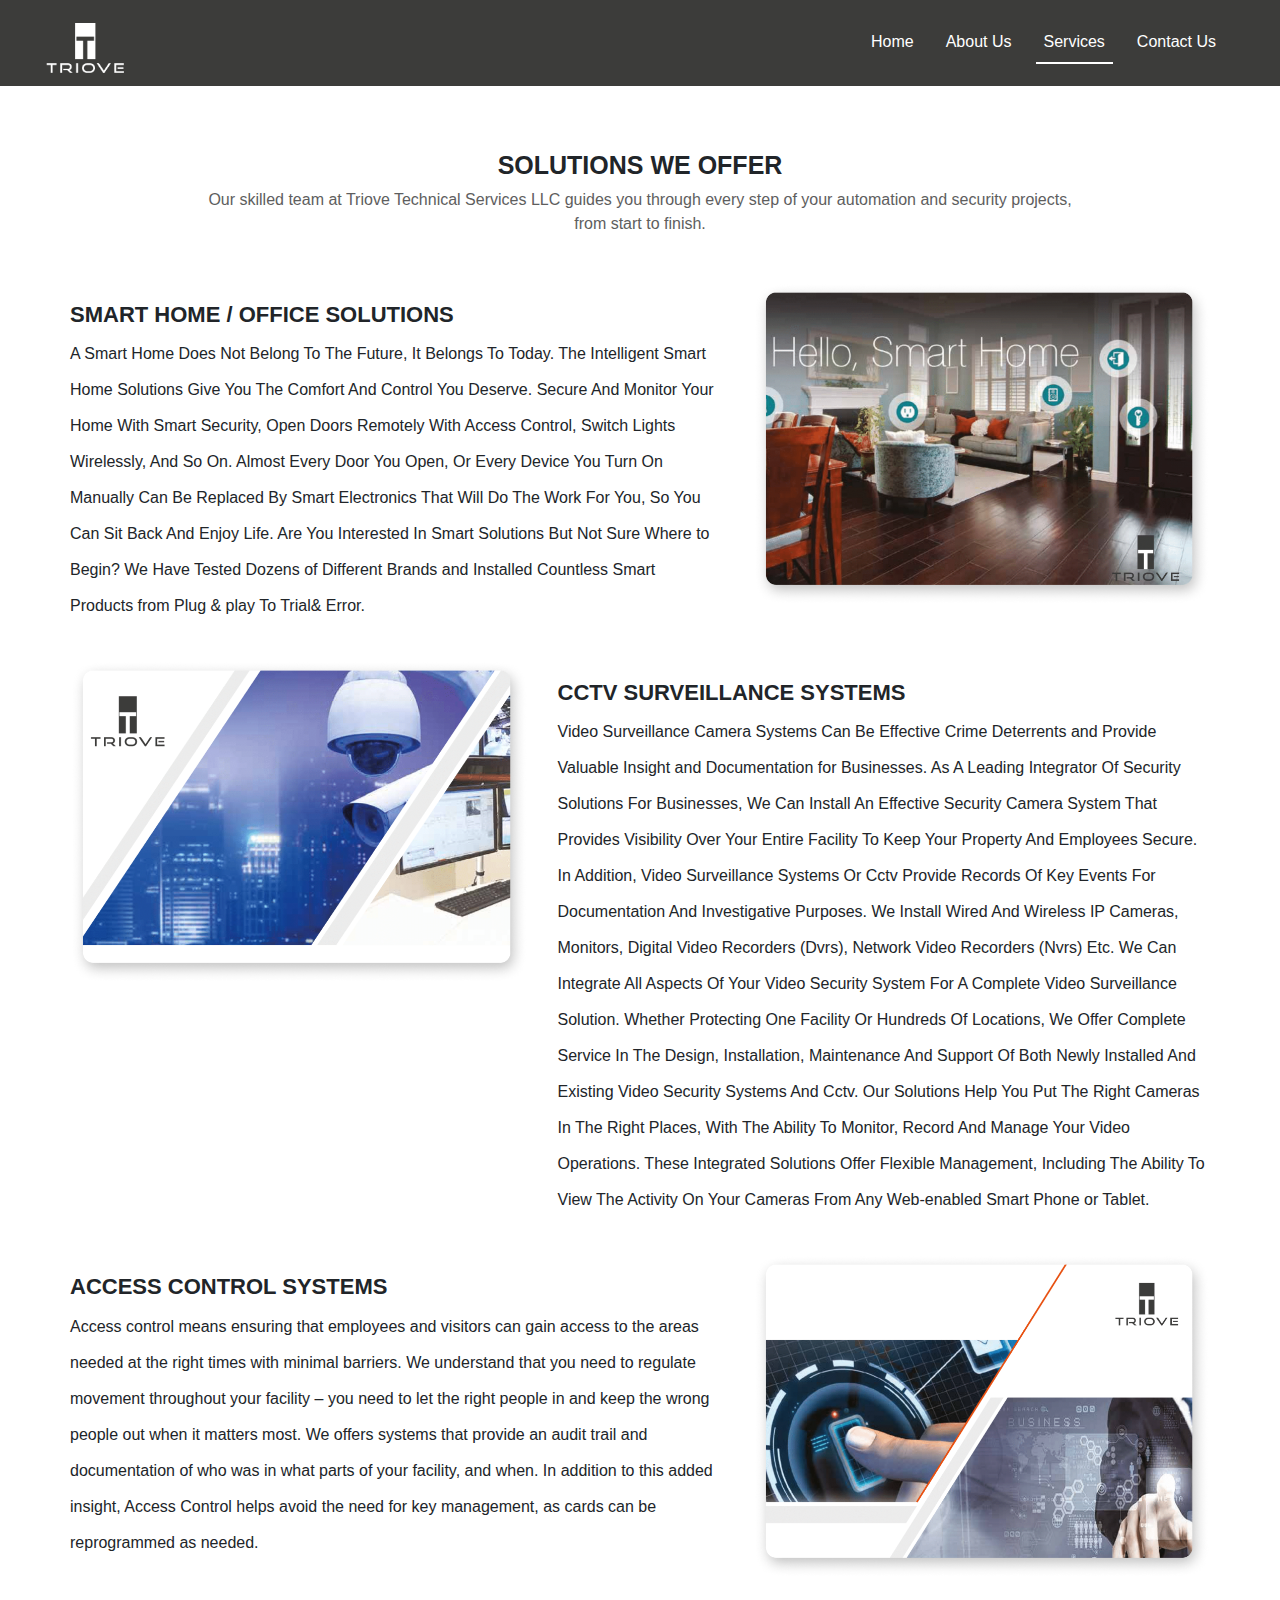
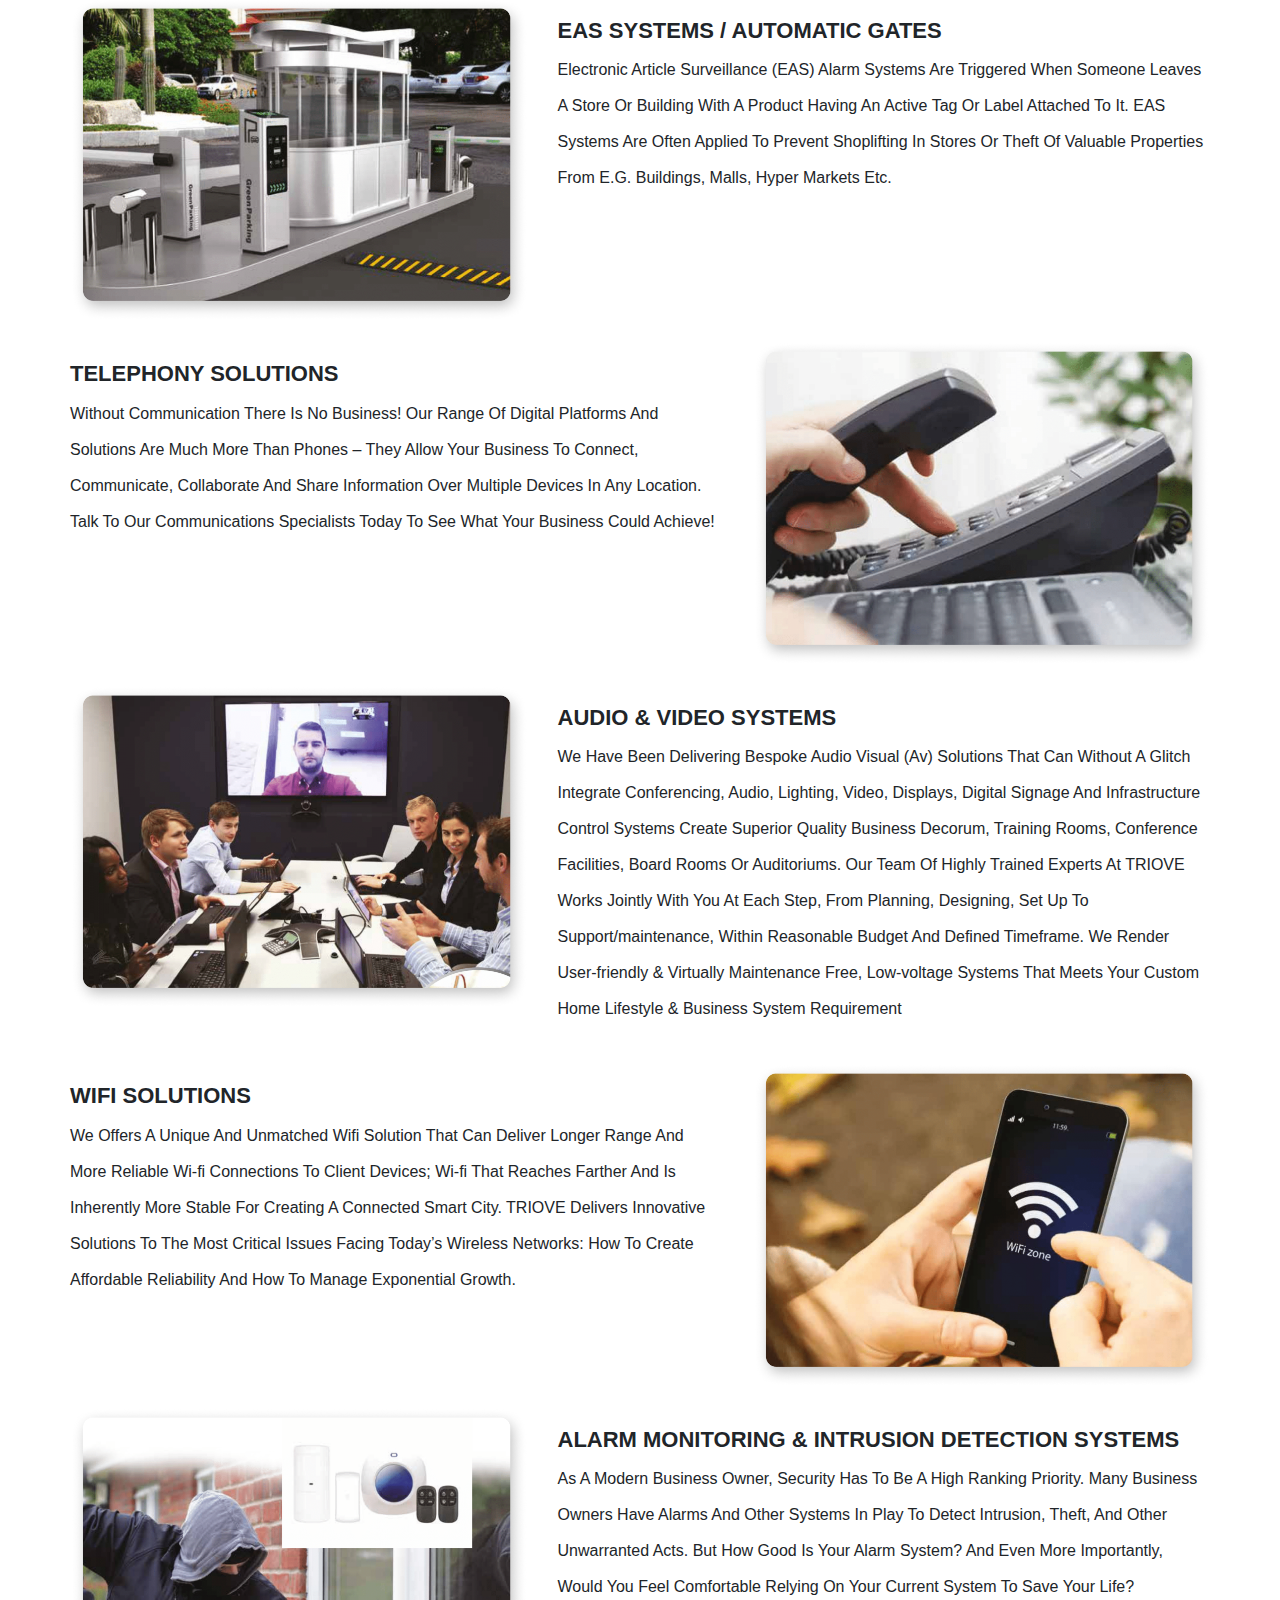
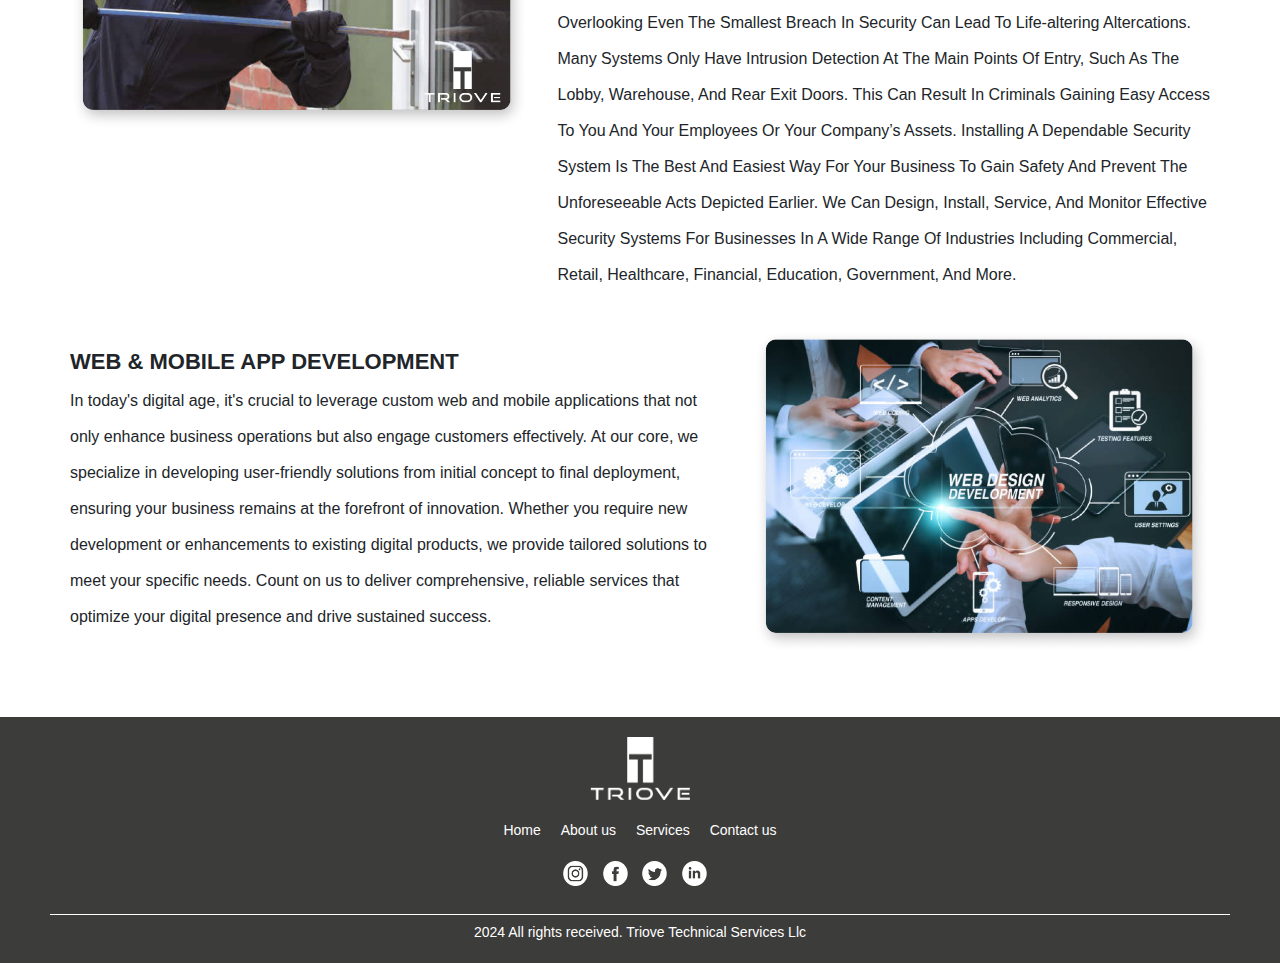
<file: automation-security/services.html>
<!DOCTYPE html>
<html lang="en">

<!-- Basic -->
<meta charset="utf-8" />
<meta http-equiv="X-UA-Compatible" content="IE=edge" />
<!-- Mobile Metas -->
<meta name="viewport" content="width=device-width, initial-scale=1, shrink-to-fit=no" />
<!-- Site Metas -->
<meta name="keywords" content="Triove, Triove web site, Triove web page," />
<meta name="description" content="" />
<meta name="author" content="Jamshid CT" />

<title>Automation security</title>

<!-- Custom styles for this template -->
<link href="../css/automation.css" rel="stylesheet" />
<link href="https://stackpath.bootstrapcdn.com/bootstrap/4.5.2/css/bootstrap.min.css" rel="stylesheet">
<link rel="stylesheet" href="https://cdnjs.cloudflare.com/ajax/libs/font-awesome/4.7.0/css/font-awesome.min.css">


<body>
    <div class="plain_nav">
        <!-- start Nav bar section -->
        <nav class="navbar navbar-expand-sm " style="background-color: #3C3C3A;">
            <a class="navbar-brand" href=""><img src="../image/logo.png" /></a>
            <button class="navbar-toggler" type="button" data-toggle="collapse" data-target="#navbarNav"
                aria-controls="navbarNav" aria-expanded="false" aria-label="Toggle navigation">
                <span class="navbar-toggler-icon"></span>
            </button>
            <div class="collapse navbar-collapse" id="navbarNav">
                <ul class="navbar-nav ml-auto" id="navbar-actives">
                    <li class="nav-item">
                        <a class="nav-link" href="./automation-security.html">Home</a>
                    </li>
                    <li class="nav-item">
                        <a class="nav-link" href="./about-us.html">About Us</a>
                    </li>
                    <li class="nav-item">
                        <a class="nav-link" href="">Services</a>
                    </li>
                    <li class="nav-item">
                        <a class="nav-link" href="./contact-us.html">Contact Us</a>
                    </li>
                </ul>
            </div>
        </nav>
        <!-- end Nav bar section -->

        <!-- start solution-we-offer -->
        <section class="solution-we-offer">
            <div class="container-fluid">
                <div class="row header_section">
                    <h4>SOLUTIONS WE OFFER</h4>
                    <p>
                        Our skilled team at Triove Technical Services LLC guides you through every step of your
                        automation and security projects, from start to finish.
                    </p>
                </div>

                <div class="row contentarea">
                    <div class="col-md-7 contentsection">
                        <h3>SMART HOME / OFFICE SOLUTIONS</h3>
                        <p>
                            A Smart Home Does Not Belong To The Future, It Belongs To Today. The Intelligent Smart Home
                            Solutions Give You The Comfort And Control You Deserve. Secure And Monitor Your Home With
                            Smart Security, Open Doors Remotely With Access Control, Switch Lights Wirelessly, And So
                            On.

                            Almost Every Door You Open, Or Every Device You Turn On Manually Can Be Replaced By Smart
                            Electronics That Will Do The Work For You, So You Can Sit Back And Enjoy Life.

                            Are You Interested In Smart Solutions But Not Sure Where to Begin? We Have Tested Dozens of
                            Different Brands and Installed Countless Smart Products from Plug & play To Trial& Error.
                        </p>
                    </div>
                    <div class="col-md-5 photo_section">
                        <img src="../image/automation_security/solution_offers/solution_offer_1.png" />
                    </div>

                </div>
                <div class="row contentarea">
                    <div class="col-md-5 photo_section">
                        <img src="../image/automation_security/solution_offers/solution_offer_2.png" />
                    </div>
                    <div class="col-md-7 contentsection">
                        <h3>CCTV SURVEILLANCE SYSTEMS</h3>
                        <p>
                            Video Surveillance Camera Systems Can Be Effective Crime Deterrents and Provide Valuable
                            Insight and Documentation for Businesses. As A Leading Integrator Of Security Solutions For
                            Businesses, We Can Install An Effective Security Camera System That Provides Visibility Over
                            Your Entire Facility To Keep Your Property And Employees Secure. In Addition, Video
                            Surveillance Systems Or Cctv Provide Records Of Key Events For Documentation And
                            Investigative Purposes. We Install Wired And Wireless IP Cameras, Monitors, Digital Video
                            Recorders (Dvrs), Network Video Recorders (Nvrs) Etc.
                            We Can Integrate All Aspects Of Your Video Security System For A Complete Video Surveillance
                            Solution. Whether Protecting One Facility Or Hundreds Of Locations, We Offer Complete
                            Service In The Design, Installation, Maintenance And Support Of Both Newly Installed And
                            Existing Video Security Systems And Cctv. Our Solutions Help You Put The Right Cameras In
                            The Right Places, With The Ability To Monitor, Record And Manage Your Video Operations.
                            These Integrated Solutions Offer Flexible Management, Including The Ability To View The
                            Activity On Your Cameras From Any Web-enabled Smart Phone or Tablet.
                        </p>
                    </div>
                </div>
                <div class="row contentarea">
                    <div class="col-md-7 contentsection">
                        <h3>ACCESS CONTROL SYSTEMS</h3>
                        <p>
                            Access control means ensuring that employees and visitors can gain access to the areas
                            needed at the right times with minimal barriers. We understand that you need to regulate
                            movement throughout your facility – you need to let the right people in and keep the wrong
                            people out when it matters most. We offers systems that provide an audit trail and
                            documentation of who was in what parts of your facility, and when. In addition to this added
                            insight, Access Control helps avoid the need for key management, as cards can be
                            reprogrammed as needed.
                        </p>
                    </div>
                    <div class="col-md-5 photo_section">
                        <img src="../image/automation_security/solution_offers/solution_offer_3.png" />
                    </div>
                </div>
                <div class="row contentarea">
                    <div class="col-md-5 photo_section">
                        <img src="../image/automation_security/solution_offers/solution_offer_4.png" />
                    </div>
                    <div class="col-md-7 contentsection">
                        <h3>EAS SYSTEMS / AUTOMATIC GATES</h3>
                        <p>
                            Electronic Article Surveillance (EAS) Alarm Systems Are Triggered When Someone Leaves A
                            Store Or Building With A Product Having An Active Tag Or Label Attached To It. EAS Systems
                            Are Often Applied To Prevent Shoplifting In Stores Or Theft Of Valuable Properties From E.G.
                            Buildings, Malls, Hyper Markets Etc.
                        </p>
                    </div>
                </div>
                <div class="row contentarea">
                    <div class="col-md-7 contentsection">
                        <h3>TELEPHONY SOLUTIONS</h3>
                        <p>
                            Without Communication There Is No Business! Our Range Of Digital Platforms And Solutions Are
                            Much More Than Phones – They Allow Your Business To Connect, Communicate, Collaborate And
                            Share Information Over Multiple Devices In Any Location.
                            Talk To Our Communications Specialists Today To See What Your Business Could Achieve!
                        </p>
                    </div>
                    <div class="col-md-5 photo_section">
                        <img src="../image/automation_security/solution_offers/solution_offer_5.png" />
                    </div>
                </div>
                <div class="row contentarea">
                    <div class="col-md-5 photo_section">
                        <img src="../image/automation_security/solution_offers/solution_offer_6.png" />
                    </div>
                    <div class="col-md-7 contentsection">
                        <h3>AUDIO & VIDEO SYSTEMS</h3>
                        <p>
                            We Have Been Delivering Bespoke Audio Visual (Av) Solutions That Can Without A Glitch
                            Integrate Conferencing, Audio, Lighting, Video, Displays, Digital Signage And Infrastructure
                            Control Systems Create Superior Quality Business Decorum, Training Rooms, Conference
                            Facilities, Board Rooms Or Auditoriums. Our Team Of Highly Trained Experts At TRIOVE Works
                            Jointly With You At Each Step, From Planning, Designing, Set Up To Support/maintenance,
                            Within Reasonable Budget And Defined Timeframe. We Render User-friendly & Virtually
                            Maintenance Free, Low-voltage Systems That Meets Your Custom Home Lifestyle & Business
                            System Requirement
                        </p>
                    </div>
                </div>
                <div class="row contentarea">
                    <div class="col-md-7 contentsection">
                        <h3>WIFI SOLUTIONS</h3>
                        <p>
                            We Offers A Unique And Unmatched Wifi Solution That Can Deliver Longer Range And More
                            Reliable Wi-fi Connections To Client Devices; Wi-fi That Reaches Farther And Is Inherently
                            More Stable For Creating A Connected Smart City. TRIOVE Delivers Innovative Solutions To The
                            Most Critical Issues Facing Today’s Wireless Networks: How To Create Affordable Reliability
                            And How To Manage Exponential Growth.
                        </p>
                    </div>
                    <div class="col-md-5 photo_section">
                        <img src="../image/automation_security/solution_offers/solution_offer_7.png" />
                    </div>
                </div>
                <div class="row contentarea">
                    <div class="col-md-5 photo_section">
                        <img src="../image/automation_security/solution_offers/solution_offer_8.png" />
                    </div>
                    <div class="col-md-7 contentsection">
                        <h3>ALARM MONITORING & INTRUSION DETECTION SYSTEMS</h3>
                        <p>
                            As A Modern Business Owner, Security Has To Be A High Ranking Priority. Many Business Owners
                            Have Alarms And Other Systems In Play To Detect Intrusion, Theft, And Other Unwarranted
                            Acts. But How Good Is Your Alarm System? And Even More Importantly, Would You Feel
                            Comfortable Relying On Your Current System To Save Your Life? Overlooking Even The Smallest
                            Breach In Security Can Lead To Life-altering Altercations. Many Systems Only Have Intrusion
                            Detection At The Main Points Of Entry, Such As The Lobby, Warehouse, And Rear Exit Doors.
                            This Can Result In Criminals Gaining Easy Access To You And Your Employees Or Your Company’s
                            Assets.
                            Installing A Dependable Security System Is The Best And Easiest Way For Your Business To
                            Gain Safety And Prevent The Unforeseeable Acts Depicted Earlier. We Can Design, Install,
                            Service, And Monitor Effective Security Systems For Businesses In A Wide Range Of Industries
                            Including Commercial, Retail, Healthcare, Financial, Education, Government, And More.
                        </p>
                    </div>
                </div>
                <div class="row contentarea">
                    <div class="col-md-7 contentsection">
                        <h3>Web & Mobile App Development</h3>
                        <p>
                            In today's digital age, it's crucial to leverage custom web and mobile applications that not
                            only enhance business operations but also engage customers effectively. At our core, we
                            specialize in developing user-friendly solutions from initial concept to final deployment,
                            ensuring your business remains at the forefront of innovation. Whether you require new
                            development or enhancements to existing digital products, we provide tailored solutions to
                            meet your specific needs. Count on us to deliver comprehensive, reliable services that
                            optimize your digital presence and drive sustained success.
                        </p>
                    </div>
                    <div class="col-md-5 photo_section">
                        <img src="../image/automation_security/solution_offers/solution_offer_9.png" />
                    </div>
                </div>
                
            </div>
        </section>
        <!-- end start service-we-offer -->

        <!-- start footer -->
        <section class="footer">
            <div class="cotainer">
                <img src="../image/logo.png" />
                <div class="nav_sections">
                    <p><a href="./automation-security.html">Home</a></p>
                    <p><a href="./about-us.html">About us</a></p>
                    <p><a href="">Services</a></p>
                    <p><a href="./contact-us.html">Contact us</a></p>
                </div>
                <div class="socail_media">
                    <a href=""><img src="../image/social_icons/instagram.png" /></a>
                    <a href=""><img src="../image/social_icons/facebook.png" /></a>
                    <a href=""><img src="../image/social_icons/twitter.png" /></a>
                    <a href=""><img src="../image/social_icons/linkedin.png" /></a>
                </div>
                <div class="horizontal-line"></div>
                <p>2024 All rights received. Triove Technical Services Llc</p>
            </div>
        </section>
        <!-- end footer -->
        <script>
            document.addEventListener("DOMContentLoaded", function() {
                const navLinks = document.querySelectorAll(".nav-link");
    
                navLinks.forEach(link => {
                    if (link.href === window.location.href) {
                        link.classList.add("active");
                    }
                    link.addEventListener("click", function() {
                        navLinks.forEach(nav => nav.classList.remove("active"));
                        this.classList.add("active");
                    });
                });
            });
        </script>
        <script src="https://code.jquery.com/jquery-3.5.1.slim.min.js"></script>
        <script src="https://cdn.jsdelivr.net/npm/@popperjs/core@2.5.3/dist/umd/popper.min.js"></script>
        <script src="https://stackpath.bootstrapcdn.com/bootstrap/4.5.2/js/bootstrap.min.js"></script>
    </div>
</body>

</html>
</file>
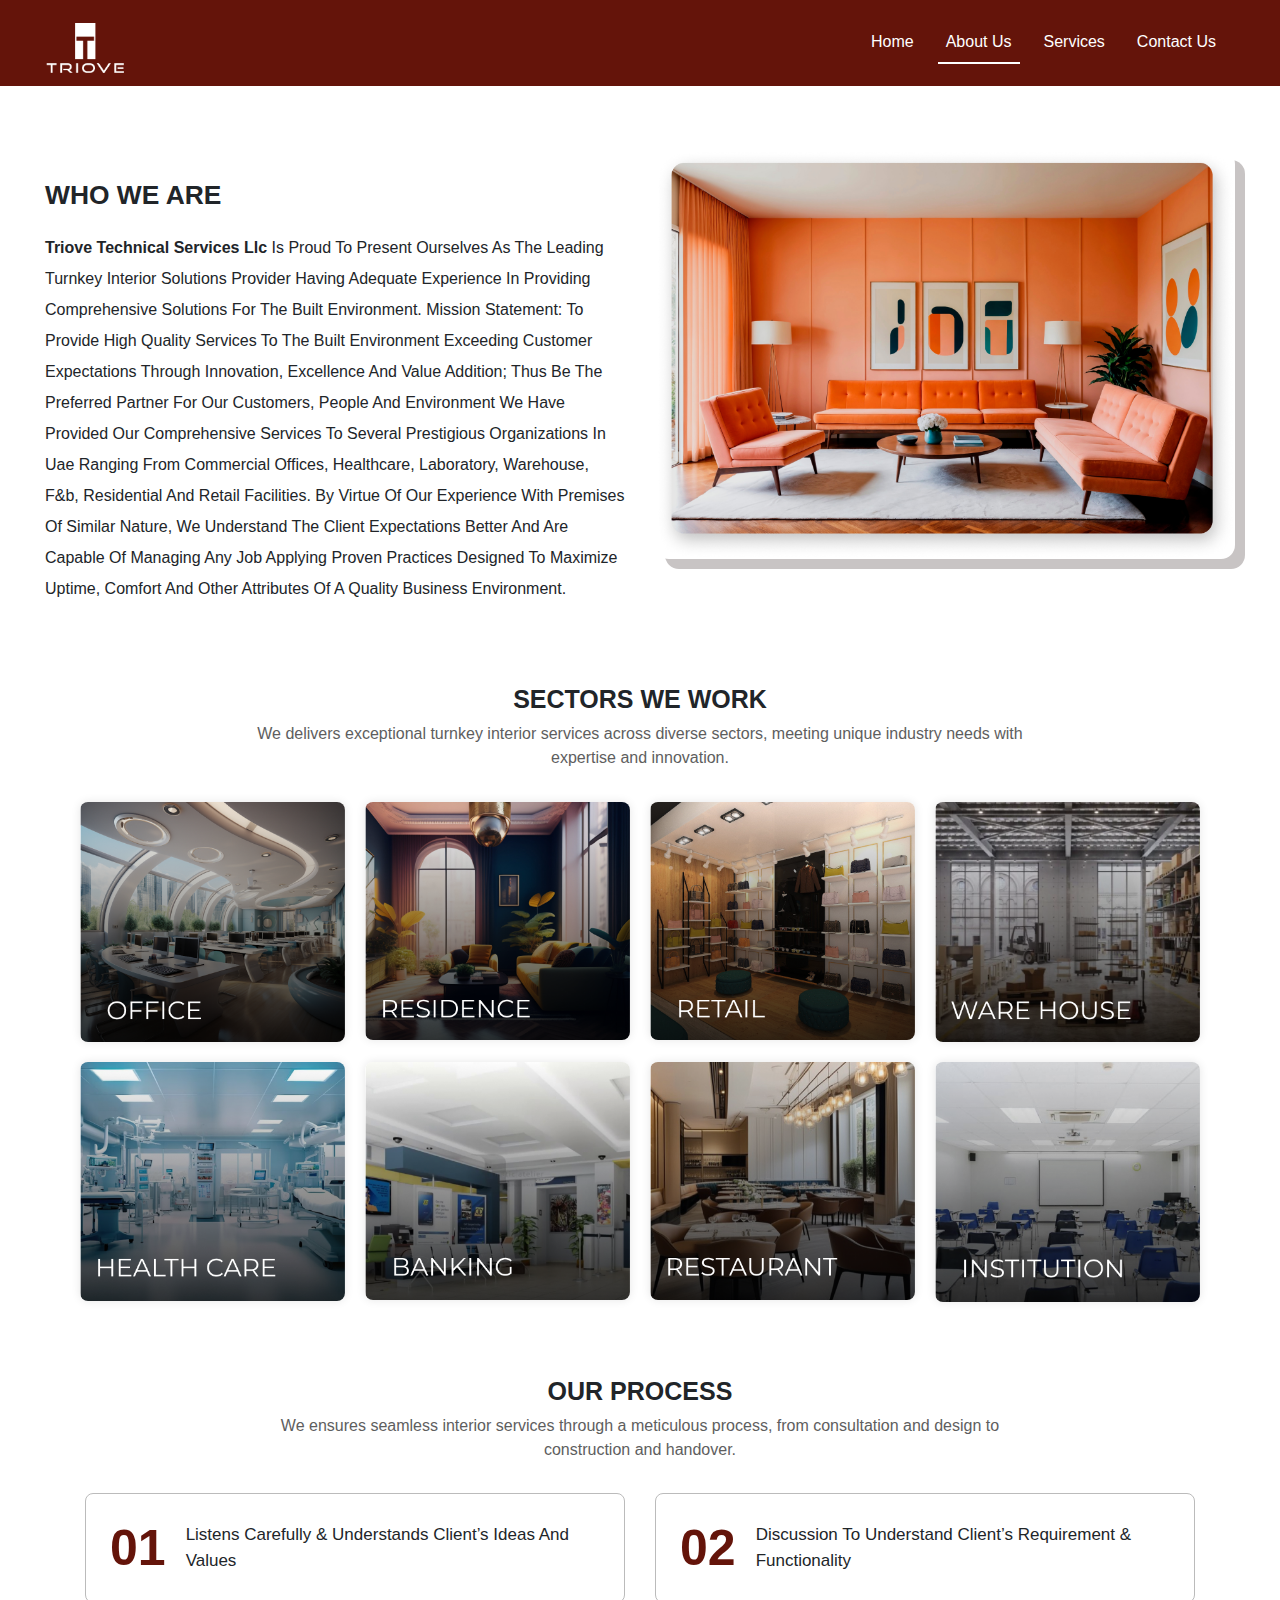
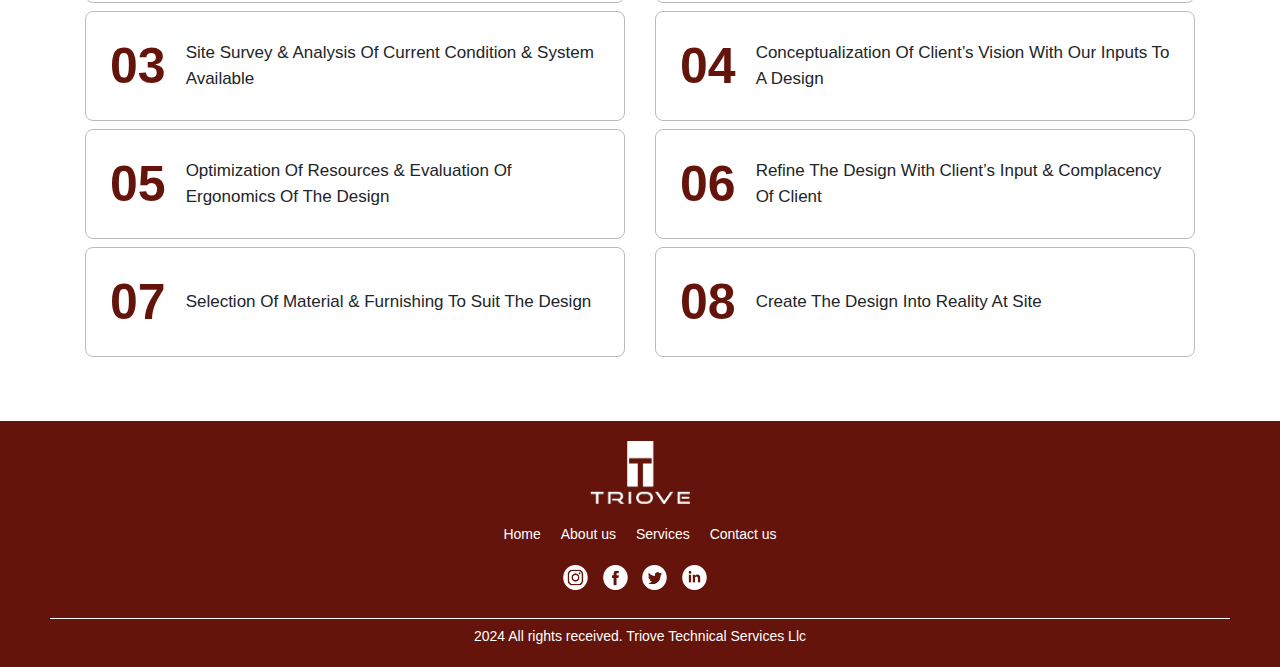
<file: interior-design/about-us.html>
<!DOCTYPE html>
<html lang="en">

<!-- Basic -->
<meta charset="utf-8" />
<meta http-equiv="X-UA-Compatible" content="IE=edge" />
<!-- Mobile Metas -->
<meta name="viewport" content="width=device-width, initial-scale=1, shrink-to-fit=no" />
<!-- Site Metas -->
<meta name="keywords" content="Triove, Triove web site, Triove web page," />
<meta name="description" content="" />
<meta name="author" content="Jamshid CT" />

<title>Interior design</title>

<!-- Custom styles for this template -->
<link href="../css/interior.css" rel="stylesheet" />
<link href="https://stackpath.bootstrapcdn.com/bootstrap/4.5.2/css/bootstrap.min.css" rel="stylesheet">
<link rel="stylesheet" href="https://cdnjs.cloudflare.com/ajax/libs/font-awesome/4.7.0/css/font-awesome.min.css">


<body>
    <div class="plain_nav">
        <!-- start Nav bar section -->
        <nav class="navbar navbar-expand-sm " style="background-color: #64140A;">
            <a class="navbar-brand" href="#"><img src="../image/logo.png" /></a>
            <button class="navbar-toggler" type="button" data-toggle="collapse" data-target="#navbarNav"
                aria-controls="navbarNav" aria-expanded="false" aria-label="Toggle navigation">
                <span class="navbar-toggler-icon"></span>
            </button>
            <div class="collapse navbar-collapse" id="navbarNav">
                <ul class="navbar-nav ml-auto">
                    <li class="nav-item">
                        <a class="nav-link" href="./interior-design.html">Home</a>
                    </li>
                    <li class="nav-item">
                        <a class="nav-link" href="">About Us</a>
                    </li>
                    <li class="nav-item">
                        <a class="nav-link" href="./services.html">Services</a>
                    </li>
                    <li class="nav-item">
                        <a class="nav-link" href="./contact-us.html">Contact Us</a>
                    </li>
                </ul>
            </div>
        </nav>
        <!-- end Nav bar section -->

        <!-- start who-we-are section -->
        <section class="who-we-are">
            <div class="container-fluid">
                <div class="row">
                    <div class="col-md-6">
                        <h3>WHO WE ARE</h3>
                        <p>
                            <strong>Triove Technical Services Llc</strong> Is Proud To Present
                            Ourselves As The Leading Turnkey Interior Solutions Provider
                            Having Adequate Experience In Providing Comprehensive Solutions
                            For The Built Environment. Mission Statement: To Provide High
                            Quality Services To The Built Environment Exceeding Customer
                            Expectations Through Innovation, Excellence And Value Addition;
                            Thus Be The Preferred Partner For Our Customers, People And
                            Environment We Have Provided Our Comprehensive Services To Several
                            Prestigious Organizations In Uae Ranging From Commercial Offices,
                            Healthcare, Laboratory, Warehouse, F&b, Residential And Retail
                            Facilities. By Virtue Of Our Experience With Premises Of Similar
                            Nature, We Understand The Client Expectations Better And Are
                            Capable Of Managing Any Job Applying Proven Practices Designed To
                            Maximize Uptime, Comfort And Other Attributes Of A Quality
                            Business Environment.
                        </p>
                    </div>
                    <div class="col-md-6 photo_section">
                        <img src="../image/interior_design/who_we_are.png" />
                    </div>

                </div>
            </div>
        </section>
        <!-- end who-we-are section -->

        <!-- start sector-we-work -->
        <section class="sector-we-work center_align">
            <div class="container ">
                <div class="row header_section">
                    <h4>Sectors We Work</h4>
                    <p>
                        We delivers exceptional turnkey interior services across diverse
                        sectors, meeting unique industry needs with expertise and
                        innovation.
                    </p>
                </div>
                <div class="row">
                    <div class="col-md-3 col-sm-6 col-6">
                        <img src="../image/interior_design/sectors/office.png" />
                    </div>
                    <div class="col-md-3 col-sm-6 col-6">
                        <img src="../image/interior_design/sectors/residence.png" />
                    </div>
                    <div class="col-md-3 col-sm-6 col-6">
                        <img src="../image/interior_design/sectors/retail.png" />
                    </div>
                    <div class="col-md-3 col-sm-6 col-6">
                        <img src="../image/interior_design/sectors/ware_house.png" />
                    </div>
                </div>
                <div class="row">
                    <div class="col-md-3 col-sm-6 col-6">
                        <img src="../image/interior_design/sectors/health_care.png" />
                    </div>
                    <div class="col-md-3 col-sm-6 col-6">
                        <img src="../image/interior_design/sectors/banking.png" />
                    </div>
                    <div class="col-md-3 col-sm-6 col-6">
                        <img src="../image/interior_design/sectors/restaurant.png" />
                    </div>
                    <div class="col-md-3 col-sm-6 col-6">
                        <img src="../image/interior_design/sectors/institution.png" />
                    </div>
                </div>
            </div>
        </section>
        <!-- start sector-we-work -->

        <!-- start our_process -->
        <section class="our_process">
            <div class="container">
                <div class="row header_section">
                    <h4>our process</h4>
                    <p>
                        We ensures seamless interior services through a meticulous process,
                        from consultation and design to construction and handover.
                    </p>
                </div>
                <div class="row">
                    <div class="col-md-6 ">
                        <div class="our_process_contents">
                            <h2>01</h2>
                            <p>Listens Carefully & Understands Client’s Ideas And Values</p>
                        </div>
                    </div>
                    <div class="col-md-6 ">
                        <div class="our_process_contents">
                            <h2>02</h2>
                            <p>Discussion To Understand Client’s Requirement & Functionality</p>
                        </div>
                    </div>
                </div>
                <div class="row">
                    <div class="col-md-6 ">
                        <div class="our_process_contents">
                            <h2>03</h2>
                            <p>Site Survey & Analysis Of Current Condition & System Available</p>
                        </div>
                    </div>
                    <div class="col-md-6 ">
                        <div class="our_process_contents">
                            <h2>04</h2>
                            <p>Conceptualization Of Client’s Vision With Our Inputs To A Design</p>
                        </div>
                    </div>
                </div>
                <div class="row">
                    <div class="col-md-6 ">
                        <div class="our_process_contents">
                            <h2>05</h2>
                            <p>Optimization Of Resources & Evaluation Of Ergonomics Of The Design</p>
                        </div>
                    </div>
                    <div class="col-md-6 ">
                        <div class="our_process_contents">
                            <h2>06</h2>
                            <p> Refine The Design With Client’s Input & Complacency Of Client</p>
                        </div>
                    </div>
                </div>
                <div class="row">
                    <div class="col-md-6 ">
                        <div class="our_process_contents">
                            <h2>07</h2>
                            <p>Selection Of Material & Furnishing To Suit The Design</p>

                        </div>
                    </div>
                    <div class="col-md-6 ">
                        <div class="our_process_contents">
                            <h2>08</h2>
                            <p>Create The Design Into Reality At Site</p>
                        </div>
                    </div>
                </div>
            </div>
        </section>
        <!-- end our_process -->

        <!-- start footer -->
        <section class="footer">
            <div class="cotainer">
                <img src="../image/logo.png" />
                <div class="nav_sections">
                    <p><a href="./interior-design.html">Home</a></p>
                    <p><a href="">About us</a></p>
                    <p><a href="./services.html">Services</a></p>
                    <p><a href="./contact-us.html">Contact us</a></p>
                </div>
                <div class="socail_media">
                    <a href=""><img src="../image/social_icons/instagram.png" /></a>
                    <a href=""><img src="../image/social_icons/facebook.png" /></a>
                    <a href=""><img src="../image/social_icons/twitter.png" /></a>
                    <a href=""><img src="../image/social_icons/linkedin.png" /></a>
                </div>
                <div class="horizontal-line"></div>
                <p>2024 All rights received. Triove Technical Services Llc</p>
            </div>
        </section>
        <!-- end footer -->
        <script>
            document.addEventListener("DOMContentLoaded", function() {
                const navLinks = document.querySelectorAll(".nav-link");
    
                navLinks.forEach(link => {
                    if (link.href === window.location.href) {
                        link.classList.add("active");
                    }
                    link.addEventListener("click", function() {
                        navLinks.forEach(nav => nav.classList.remove("active"));
                        this.classList.add("active");
                    });
                });
            });
        </script>
        <script src="https://code.jquery.com/jquery-3.5.1.slim.min.js"></script>
        <script src="https://cdn.jsdelivr.net/npm/@popperjs/core@2.5.3/dist/umd/popper.min.js"></script>
        <script src="https://stackpath.bootstrapcdn.com/bootstrap/4.5.2/js/bootstrap.min.js"></script>
    </div>
</body>

</html>
</file>
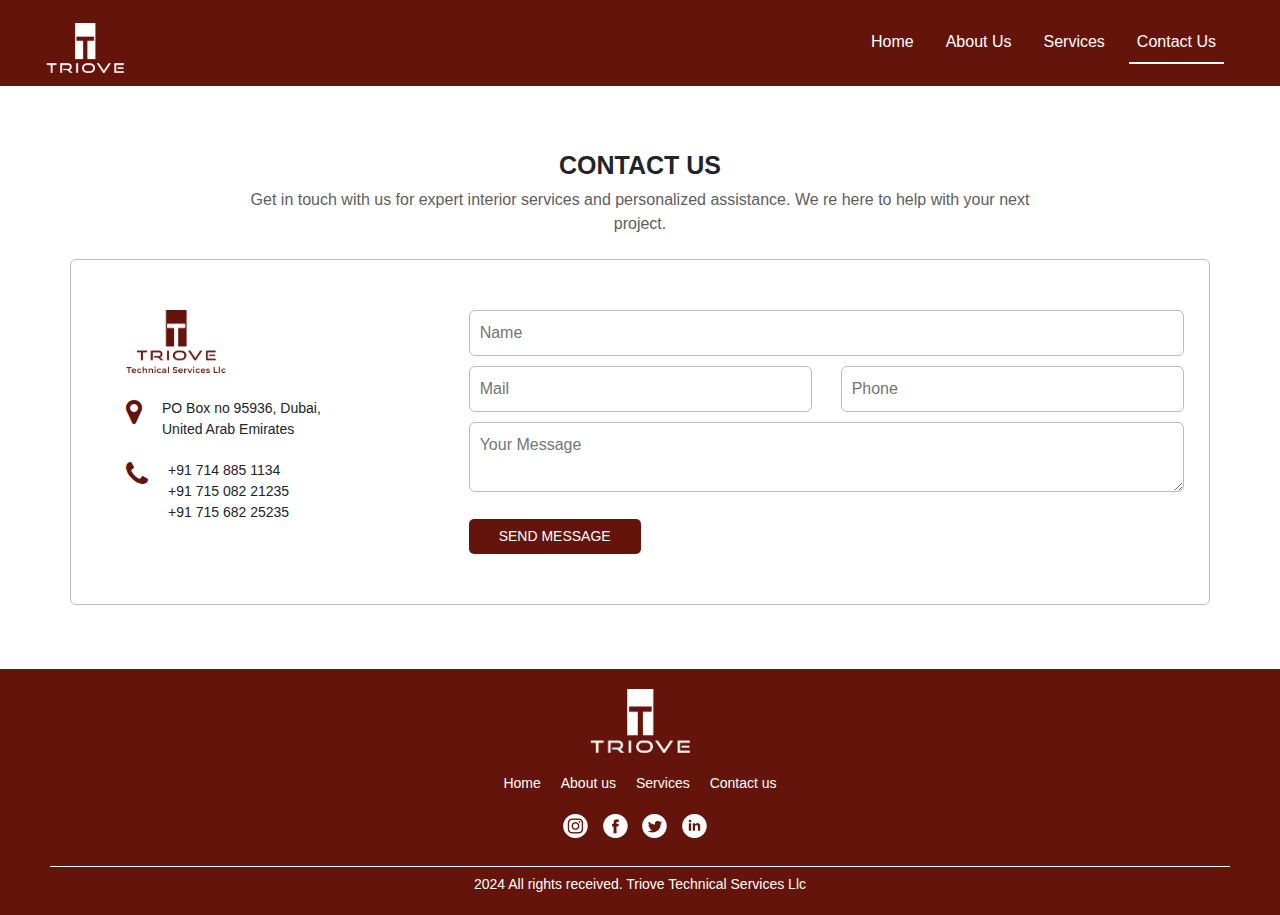
<file: interior-design/contact-us.html>
<!DOCTYPE html>
<html lang="en">

<!-- Basic -->
<meta charset="utf-8" />
<meta http-equiv="X-UA-Compatible" content="IE=edge" />
<!-- Mobile Metas -->
<meta name="viewport" content="width=device-width, initial-scale=1, shrink-to-fit=no" />
<!-- Site Metas -->
<meta name="keywords" content="Triove, Triove web site, Triove web page," />
<meta name="description" content="" />
<meta name="author" content="Jamshid CT" />

<title>Interior design</title>

<!-- Custom styles for this template -->
<link href="../css/interior.css" rel="stylesheet" />
<link href="https://stackpath.bootstrapcdn.com/bootstrap/4.5.2/css/bootstrap.min.css" rel="stylesheet">
<link rel="stylesheet" href="https://cdnjs.cloudflare.com/ajax/libs/font-awesome/4.7.0/css/font-awesome.min.css">


<body>
    <div class="plain_nav">
        <!-- start Nav bar section -->
        <nav class="navbar navbar-expand-sm " style="background-color: #64140A;">
            <a class="navbar-brand" href="#"><img src="../image/logo.png" /></a>
            <button class="navbar-toggler" type="button" data-toggle="collapse" data-target="#navbarNav"
                aria-controls="navbarNav" aria-expanded="false" aria-label="Toggle navigation">
                <span class="navbar-toggler-icon"></span>
            </button>
            <div class="collapse navbar-collapse" id="navbarNav">
                <ul class="navbar-nav ml-auto">
                    <li class="nav-item">
                        <a class="nav-link" href="./interior-design.html">Home</a>
                    </li>
                    <li class="nav-item">
                        <a class="nav-link" href="./about-us.html">About Us</a>
                    </li>
                    <li class="nav-item">
                        <a class="nav-link" href="./services.html">Services</a>
                    </li>
                    <li class="nav-item">
                        <a class="nav-link" href="">Contact Us</a>
                    </li>
                </ul>
            </div>
        </nav>
        <!-- end Nav bar section -->

        <!-- start contact_us -->
        <section class="contact_us">
            <div class="container">
                <div class="row header_section">
                    <h4>Contact us</h4>
                    <p>Get in touch with us for expert interior services and personalized assistance. We re here to
                        help with your next project.</p>
                </div>
                <div class="row main_form_area">
                    <div class="col-md-4">
                        <div class="left-section-contact-us">
                            <img class="logo_image" src="../image/interior_design/logo.png" />
                            <div class="address">
                                <i class="fa fa-map-marker" aria-hidden="true"></i>
                                <div>
                                    <p>PO Box no 95936, Dubai,</p>
                                    <p>United Arab Emirates</p>
                                </div>

                            </div>
                            <div class="phone">
                                <i class="fa fa-phone" aria-hidden="true"></i>
                                <div>
                                    <p>+91 714 885 1134</p>
                                    <p>+91 715 082 21235</p>
                                    <p>+91 715 682 25235</p>
                                </div>
                            </div>
                        </div>

                    </div>
                    <div class="col-md-8  form_area">
                        <input type="text" placeholder="Name" />
                        <div class="email-phone">
                            <input type="email" placeholder="Mail" />
                            <input type="number" placeholder="Phone" />
                        </div>
                        <textarea placeholder="Your Message"></textarea>
                        <button class="btn">SEND MESSAGE</button>
                    </div>
                </div>
            </div>
        </section>
        <!-- end contact_us -->

        <!-- start footer -->
        <section class="footer">
            <div class="cotainer">
                <img src="../image/logo.png" />
                <div class="nav_sections">
                    <p><a href="./interior-design.html">Home</a></p>
                    <p><a href="./about-us.html">About us</a></p>
                    <p><a href="./services.html">Services</a></p>
                    <p><a href="">Contact us</a></p>
                  </div>
                <div class="socail_media">
                    <a href=""><img src="../image/social_icons/instagram.png" /></a>
                    <a href=""><img src="../image/social_icons/facebook.png" /></a>
                    <a href=""><img src="../image/social_icons/twitter.png" /></a>
                    <a href=""><img src="../image/social_icons/linkedin.png" /></a>
                </div>
                <div class="horizontal-line"></div>
                <p>2024 All rights received. Triove Technical Services Llc</p>
            </div>
        </section>
        <!-- end footer -->
        <script>
            document.addEventListener("DOMContentLoaded", function() {
                const navLinks = document.querySelectorAll(".nav-link");
    
                navLinks.forEach(link => {
                    if (link.href === window.location.href) {
                        link.classList.add("active");
                    }
                    link.addEventListener("click", function() {
                        navLinks.forEach(nav => nav.classList.remove("active"));
                        this.classList.add("active");
                    });
                });
            });
        </script>
        <script src="https://code.jquery.com/jquery-3.5.1.slim.min.js"></script>
        <script src="https://cdn.jsdelivr.net/npm/@popperjs/core@2.5.3/dist/umd/popper.min.js"></script>
        <script src="https://stackpath.bootstrapcdn.com/bootstrap/4.5.2/js/bootstrap.min.js"></script>
    </div>
</body>

</html>
</file>
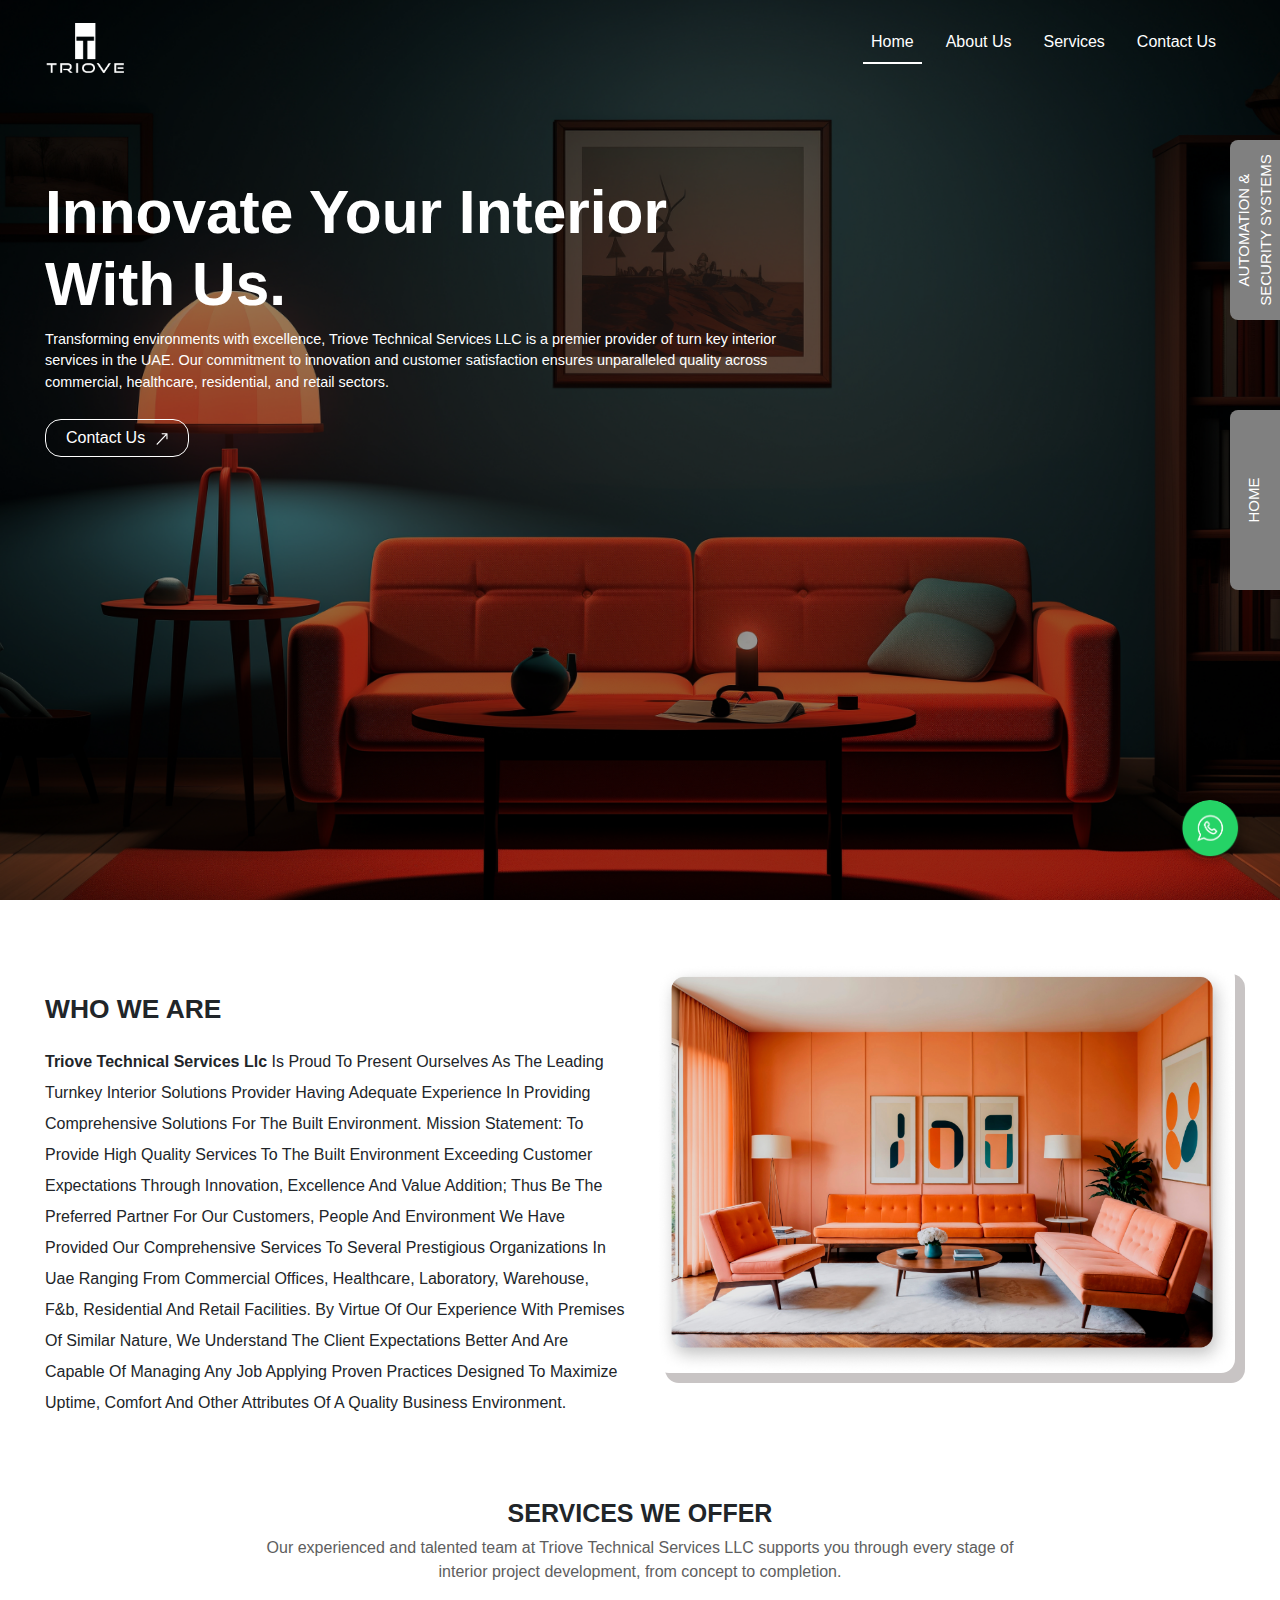
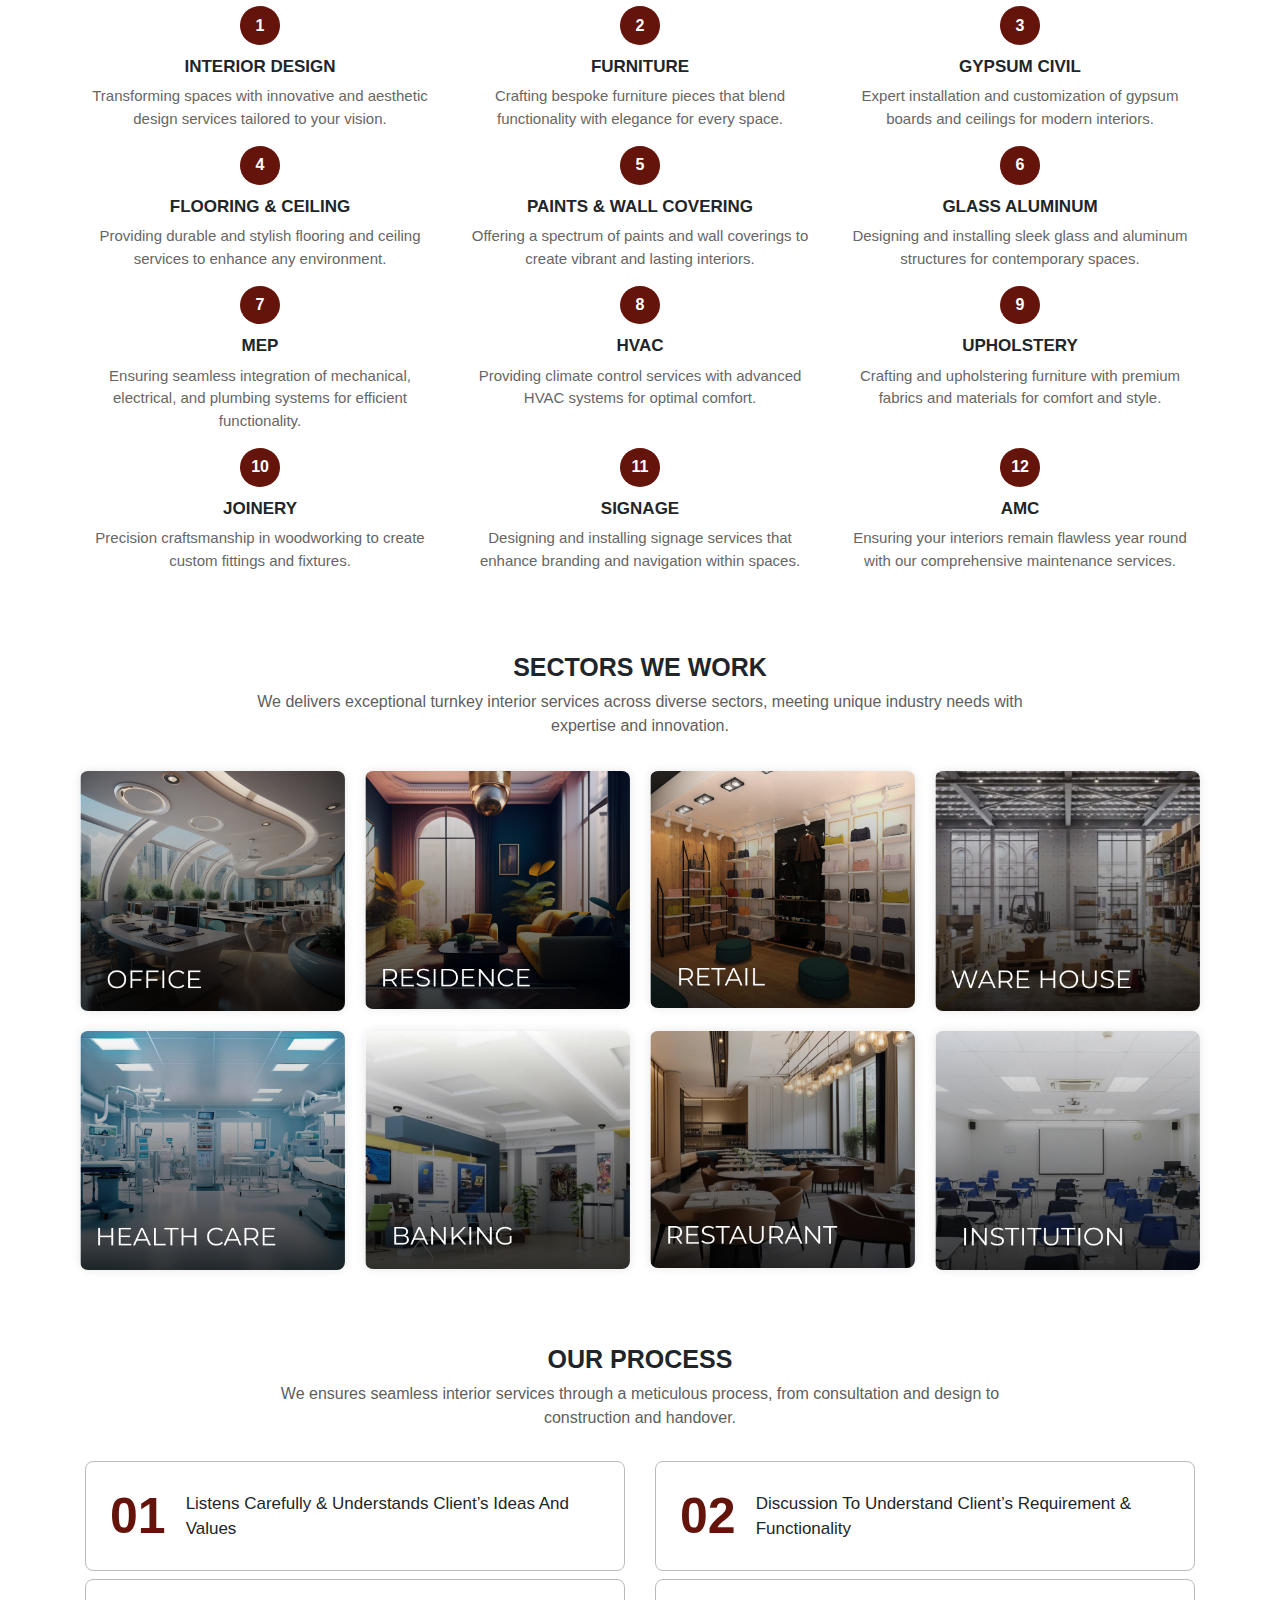
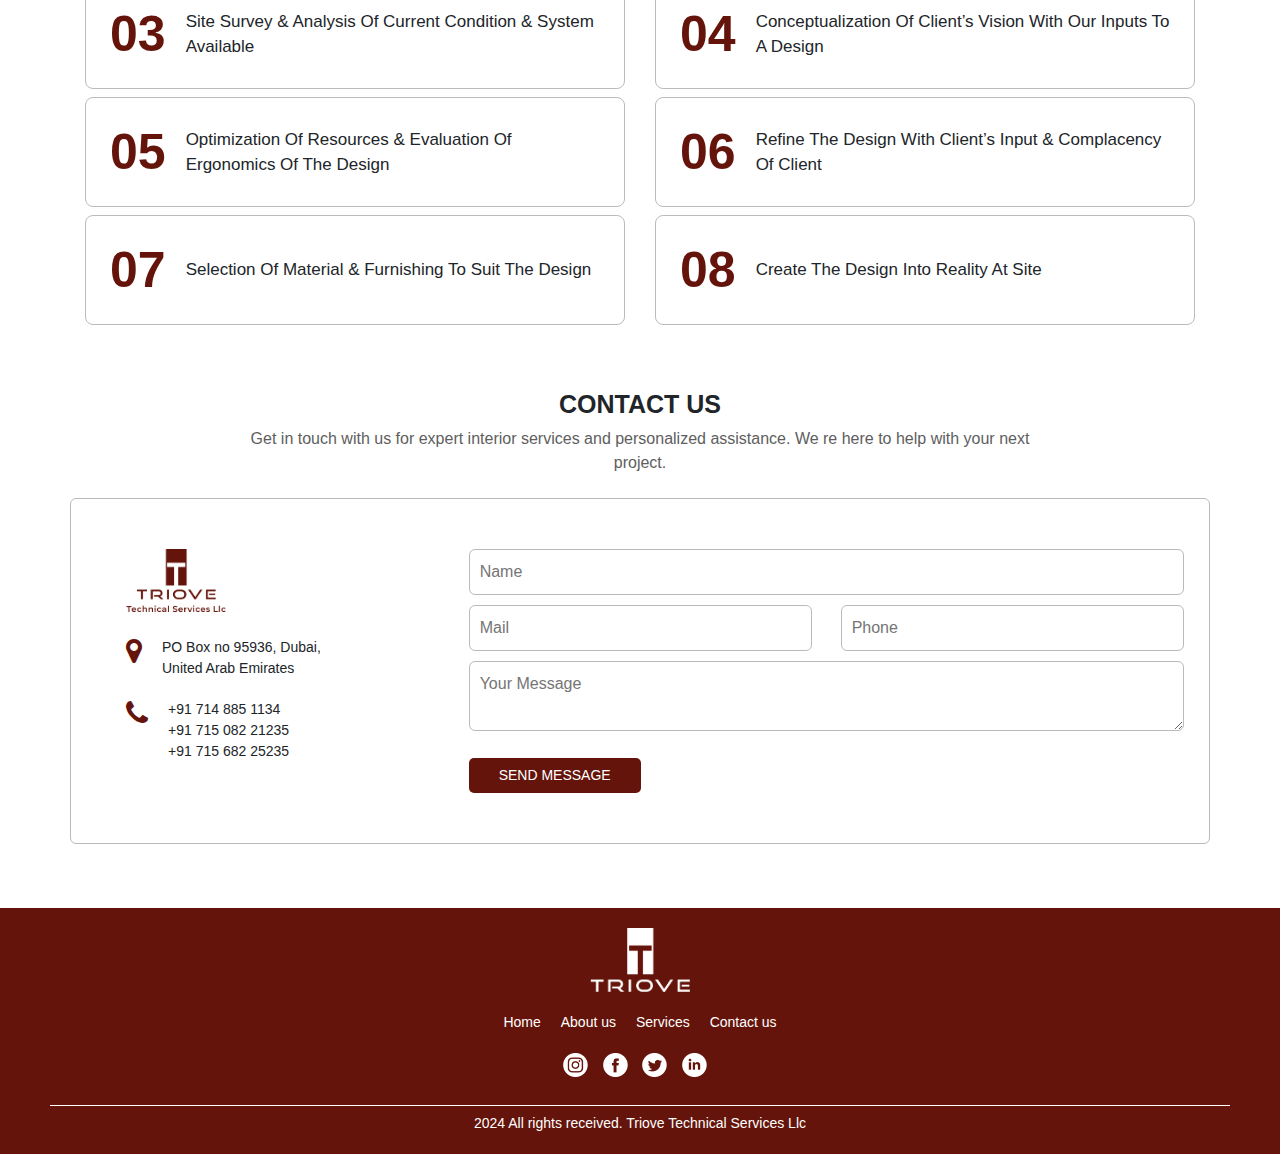
<file: interior-design/interior-design.html>
<!DOCTYPE html>
<html lang="en">

<head>
  <!-- Basic -->
  <meta charset="utf-8" />
  <meta http-equiv="X-UA-Compatible" content="IE=edge" />
  <!-- Mobile Metas -->
  <meta name="viewport" content="width=device-width, initial-scale=1, shrink-to-fit=no" />
  <!-- Site Metas -->
  <meta name="keywords" content="Triove, Triove web site, Triove web page," />
  <meta name="description" content="" />
  <meta name="author" content="Jamshid CT" />

  <title>Interior design</title>

  <!-- Custom styles for this template -->
  <link href="../css/interior.css" rel="stylesheet" />
  <link href="https://stackpath.bootstrapcdn.com/bootstrap/4.5.2/css/bootstrap.min.css" rel="stylesheet">
  <link rel="stylesheet" href="https://cdnjs.cloudflare.com/ajax/libs/font-awesome/4.7.0/css/font-awesome.min.css">

</head>

<body>

  <div class="main">
    <div class="home-popup-btn">
      <a href="/">HOME</a>
    </div>
    <div class="interior-popup-btn">
      <a href="../automation-security/automation-security.html">AUTOMATION & SECURITY SYSTEMS</a>
    </div>
    <!-- Navbar -->
    <nav class="navbar navbar-expand-sm">
      <a class="navbar-brand" href="#"><img src="../image/logo.png" /></a>
      <button class="navbar-toggler" type="button" data-toggle="collapse" data-target="#navbarNav"
        aria-controls="navbarNav" aria-expanded="false" aria-label="Toggle navigation">
        <span class="navbar-toggler-icon"></span>
      </button>
      <div class="collapse navbar-collapse" id="navbarNav">
        <ul class="navbar-nav ml-auto">
          <li class="nav-item">
            <a class="nav-link" href="./interior-design.html">Home</a>
          </li>
          <li class="nav-item">
            <a class="nav-link" href="./about-us.html">About Us</a>
          </li>
          <li class="nav-item">
            <a class="nav-link" href="./services.html">Services</a>
          </li>
          <li class="nav-item">
            <a class="nav-link" href="./contact-us.html">Contact Us</a>
          </li>
        </ul>
      </div>
    </nav>

    <!-- Main section with intro -->
    <div class="main-section">
      <div class="container-fluid">
        <div></div>
        <h2>Innovate Your Interior With Us.</h2>
        <p>
          Transforming environments with excellence, Triove Technical Services
          LLC is a premier provider of turn key interior services in the UAE.
          Our commitment to innovation and customer satisfaction ensures
          unparalleled quality across commercial, healthcare, residential, and
          retail sectors.
        </p>
        <div class="">
          <button class="btn">Contact Us <img src="../image/icon_buttons/arrow_button.png" /></button>
        </div>
      </div>
    </div>
    <a href="https://wa.me/1234567890" class="whatsapp-button" target="_blank">
      <img src="../image/whatsup.png" alt="WhatsApp" />
    </a>
  </div>




  <!-- start who-we-are section -->
  <section class="who-we-are">
    <div class="container-fluid">
      <div class="row">
        <div class="col-md-6">
          <h3>WHO WE ARE</h3>
          <p>
            <strong>Triove Technical Services Llc</strong> Is Proud To Present
            Ourselves As The Leading Turnkey Interior Solutions Provider
            Having Adequate Experience In Providing Comprehensive Solutions
            For The Built Environment. Mission Statement: To Provide High
            Quality Services To The Built Environment Exceeding Customer
            Expectations Through Innovation, Excellence And Value Addition;
            Thus Be The Preferred Partner For Our Customers, People And
            Environment We Have Provided Our Comprehensive Services To Several
            Prestigious Organizations In Uae Ranging From Commercial Offices,
            Healthcare, Laboratory, Warehouse, F&b, Residential And Retail
            Facilities. By Virtue Of Our Experience With Premises Of Similar
            Nature, We Understand The Client Expectations Better And Are
            Capable Of Managing Any Job Applying Proven Practices Designed To
            Maximize Uptime, Comfort And Other Attributes Of A Quality
            Business Environment.
          </p>
        </div>
        <div class="col-md-6 photo_section">
          <img src="../image/interior_design/who_we_are.png" />
        </div>

      </div>
    </div>
  </section>
  <!-- end who-we-are section -->

  <!-- start service-we-offer -->
  <section class="service-we-offer center_align">
    <div class="container">
      <div class="row header_section">
        <h4>SERVICES WE OFFER</h4>
        <p>
          Our experienced and talented team at Triove Technical Services LLC
          supports you through every stage of interior project development,
          from concept to completion.
        </p>
      </div>

      <div class="row">
        <div class="col-md-4 svo-content">
          <span class="badge">1</span>
          <h6>INTERIOR DESIGN</h6>
          <p>
            Transforming spaces with innovative and aesthetic design services
            tailored to your vision.
          </p>
        </div>
        <div class="col-md-4 svo-content">
          <span class="badge">2</span>
          <h6>Furniture</h6>
          <p>
            Crafting bespoke furniture pieces that blend functionality with
            elegance for every space.
          </p>
        </div>
        <div class="col-md-4 svo-content">
          <span class="badge">3</span>
          <h6>Gypsum Civil</h6>
          <p>
            Expert installation and customization of gypsum boards and
            ceilings for modern interiors.
          </p>
        </div>
      </div>
      <div class="row">
        <div class="col-md-4 svo-content">
          <span class="badge">4</span>
          <h6>Flooring & Ceiling</h6>
          <p>
            Providing durable and stylish flooring and ceiling services to
            enhance any environment.
          </p>
        </div>
        <div class="col-md-4 svo-content">
          <span class="badge">5</span>
          <h6>Paints & Wall Covering</h6>
          <p>
            Offering a spectrum of paints and wall coverings to create vibrant
            and lasting interiors.
          </p>
        </div>
        <div class="col-md-4 svo-content">
          <span class="badge">6</span>
          <h6>Glass Aluminum</h6>
          <p>
            Designing and installing sleek glass and aluminum structures for
            contemporary spaces.
          </p>
        </div>
      </div>
      <div class="row">
        <div class="col-md-4 svo-content">
          <span class="badge">7</span>
          <h6>MEp</h6>
          <p>
            Ensuring seamless integration of mechanical, electrical, and
            plumbing systems for efficient functionality.
          </p>
        </div>
        <div class="col-md-4 svo-content">
          <span class="badge ">8</span>
          <h6>HVAC</h6>
          <p>
            Providing climate control services with advanced HVAC systems for
            optimal comfort.
          </p>
        </div>
        <div class="col-md-4 svo-content">
          <span class="badge">9</span>
          <h6>Upholstery</h6>
          <p>
            Crafting and upholstering furniture with premium fabrics and
            materials for comfort and style.
          </p>
        </div>
      </div>
      <div class="row">
        <div class="col-md-4 svo-content">
          <span class="badge">10</span>
          <h6>Joinery</h6>
          <p>
            Precision craftsmanship in woodworking to create custom fittings
            and fixtures.
          </p>
        </div>
        <div class="col-md-4 svo-content">
          <span class="badge">11</span>
          <h6>signage</h6>
          <p>
            Designing and installing signage services that enhance branding
            and navigation within spaces.
          </p>
        </div>
        <div class="col-md-4 svo-content">
          <span class="badge">12</span>
          <h6>AMC</h6>
          <p>
            Ensuring your interiors remain flawless year round with our
            comprehensive maintenance services.
          </p>
        </div>
      </div>
    </div>
  </section>
  <!-- end start service-we-offer -->

  <!-- start sector-we-work -->
  <section class="sector-we-work center_align">
    <div class="container ">
      <div class="row header_section">
        <h4>Sectors We Work</h4>
        <p>
          We delivers exceptional turnkey interior services across diverse
          sectors, meeting unique industry needs with expertise and
          innovation.
        </p>
      </div>
      <div class="row">
        <div class="col-md-3 col-sm-6 col-6">
          <img src="../image/interior_design/sectors/office.png" />

        </div>
        <div class="col-md-3 col-sm-6 col-6">
          <img src="../image/interior_design/sectors/residence.png" />

        </div>
        <div class="col-md-3 col-sm-6 col-6">
          <img src="../image/interior_design/sectors/retail.png" />

        </div>
        <div class="col-md-3 col-sm-6 col-6">
          <img src="../image/interior_design/sectors/ware_house.png" />

        </div>
      </div>
      <div class="row">
        <div class="col-md-3 col-sm-6 col-6">
          <img src="../image/interior_design/sectors/health_care.png" />

        </div>
        <div class="col-md-3 col-sm-6 col-6">
          <img src="../image/interior_design/sectors/banking.png" />

        </div>
        <div class="col-md-3 col-sm-6 col-6">
          <img src="../image/interior_design/sectors/restaurant.png" />


        </div>
        <div class="col-md-3 col-sm-6 col-6">
          <img src="../image/interior_design/sectors/institution.png" />

        </div>
      </div>
    </div>
  </section>
  <!-- start sector-we-work -->

  <!-- start our_process -->
  <section class="our_process">
    <div class="container">
      <div class="row header_section">
        <h4>our process</h4>
        <p>
          We ensures seamless interior services through a meticulous process,
          from consultation and design to construction and handover.
        </p>
      </div>
      <div class="row">
        <div class="col-md-6 ">
          <div class="our_process_contents">
            <h2>01</h2>
            <p>Listens Carefully & Understands Client’s Ideas And Values</p>
          </div>
        </div>
        <div class="col-md-6 ">
          <div class="our_process_contents">
            <h2>02</h2>
            <p>Discussion To Understand Client’s Requirement & Functionality</p>
          </div>
        </div>
      </div>
      <div class="row">
        <div class="col-md-6 ">
          <div class="our_process_contents">
            <h2>03</h2>
            <p>Site Survey & Analysis Of Current Condition & System Available</p>
          </div>
        </div>
        <div class="col-md-6 ">
          <div class="our_process_contents">
            <h2>04</h2>
            <p>Conceptualization Of Client’s Vision With Our Inputs To A Design</p>
          </div>
        </div>
      </div>
      <div class="row">
        <div class="col-md-6 ">
          <div class="our_process_contents">
            <h2>05</h2>
            <p>Optimization Of Resources & Evaluation Of Ergonomics Of The Design</p>
          </div>
        </div>
        <div class="col-md-6 ">
          <div class="our_process_contents">
            <h2>06</h2>
            <p> Refine The Design With Client’s Input & Complacency Of Client</p>
          </div>
        </div>
      </div>
      <div class="row">
        <div class="col-md-6 ">
          <div class="our_process_contents">
            <h2>07</h2>
            <p>Selection Of Material & Furnishing To Suit The Design</p>

          </div>
        </div>
        <div class="col-md-6 ">
          <div class="our_process_contents">
            <h2>08</h2>
            <p>Create The Design Into Reality At Site</p>
          </div>
        </div>
      </div>
    </div>
  </section>
  <!-- end our_process -->

  <!-- start contact_us -->
  <section class="contact_us">
    <div class="container">
      <div class="row header_section">
        <h4>Contact us</h4>
        <p>Get in touch with us for expert interior services and personalized assistance. We re here to
          help with your next project.</p>
      </div>
      <div class="row main_form_area">
        <div class="col-md-4">
          <div class="left-section-contact-us">
            <img class="logo_image" src="../image/interior_design/logo.png" />
            <div class="address">
              <i class="fa fa-map-marker" aria-hidden="true"></i>
              <div>
                <p>PO Box no 95936, Dubai,</p>
                <p>United Arab Emirates</p>
              </div>

            </div>
            <div class="phone">
              <i class="fa fa-phone" aria-hidden="true"></i>
              <div>
                <p>+91 714 885 1134</p>
                <p>+91 715 082 21235</p>
                <p>+91 715 682 25235</p>
              </div>
            </div>
          </div>

        </div>
        <div class="col-md-8  form_area">
          <input type="text" placeholder="Name" />
          <div class="email-phone">
            <input type="email" placeholder="Mail" />
            <input type="number" placeholder="Phone" />
          </div>
          <textarea placeholder="Your Message"></textarea>
          <button class="btn">SEND MESSAGE</button>
        </div>
      </div>
    </div>
  </section>
  <!-- end contact_us -->

  <!-- start footer -->
  <section class="footer">
    <div class="cotainer">
      <img src="../image/logo.png" />
      <div class="nav_sections">
        <p><a href="">Home</a></p>
        <p><a href="./about-us.html">About us</a></p>
        <p><a href="./services.html">Services</a></p>
        <p><a href="./contact-us.html">Contact us</a></p>
      </div>
      <div class="socail_media">
        <a href=""><img src="../image/social_icons/instagram.png" /></a>
        <a href=""><img src="../image/social_icons/facebook.png" /></a>
        <a href=""><img src="../image/social_icons/twitter.png" /></a>
        <a href=""><img src="../image/social_icons/linkedin.png" /></a>
      </div>
      <div class="horizontal-line"></div>
      <p>2024 All rights received. Triove Technical Services Llc</p>
    </div>
  </section>
  <!-- end footer -->
  <script>
    document.addEventListener("DOMContentLoaded", function() {
        const navLinks = document.querySelectorAll(".nav-link");

        navLinks.forEach(link => {
            if (link.href === window.location.href) {
                link.classList.add("active");
            }
            link.addEventListener("click", function() {
                navLinks.forEach(nav => nav.classList.remove("active"));
                this.classList.add("active");
            });
        });
    });
</script>
  <script src="https://code.jquery.com/jquery-3.5.1.slim.min.js"></script>
  <script src="https://cdn.jsdelivr.net/npm/@popperjs/core@2.5.3/dist/umd/popper.min.js"></script>
  <script src="https://stackpath.bootstrapcdn.com/bootstrap/4.5.2/js/bootstrap.min.js"></script>
</body>

</html>
</file>
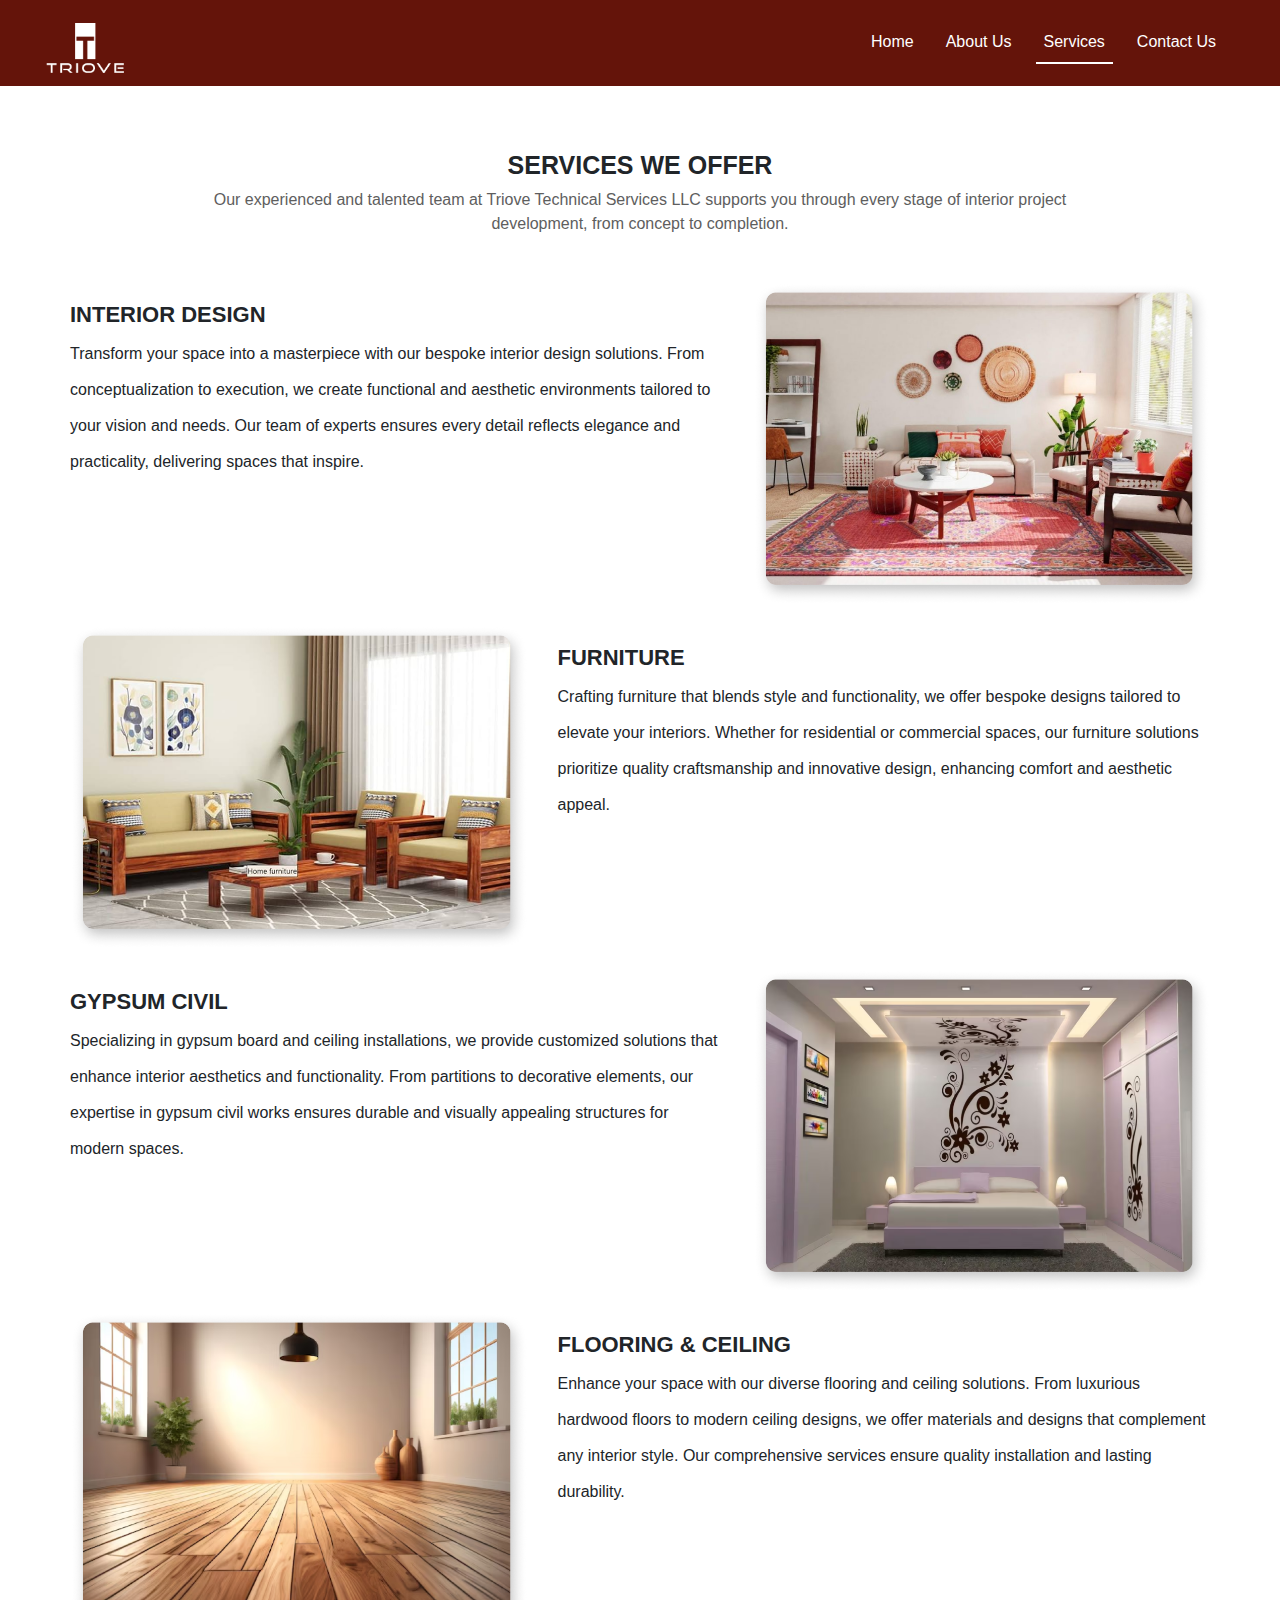
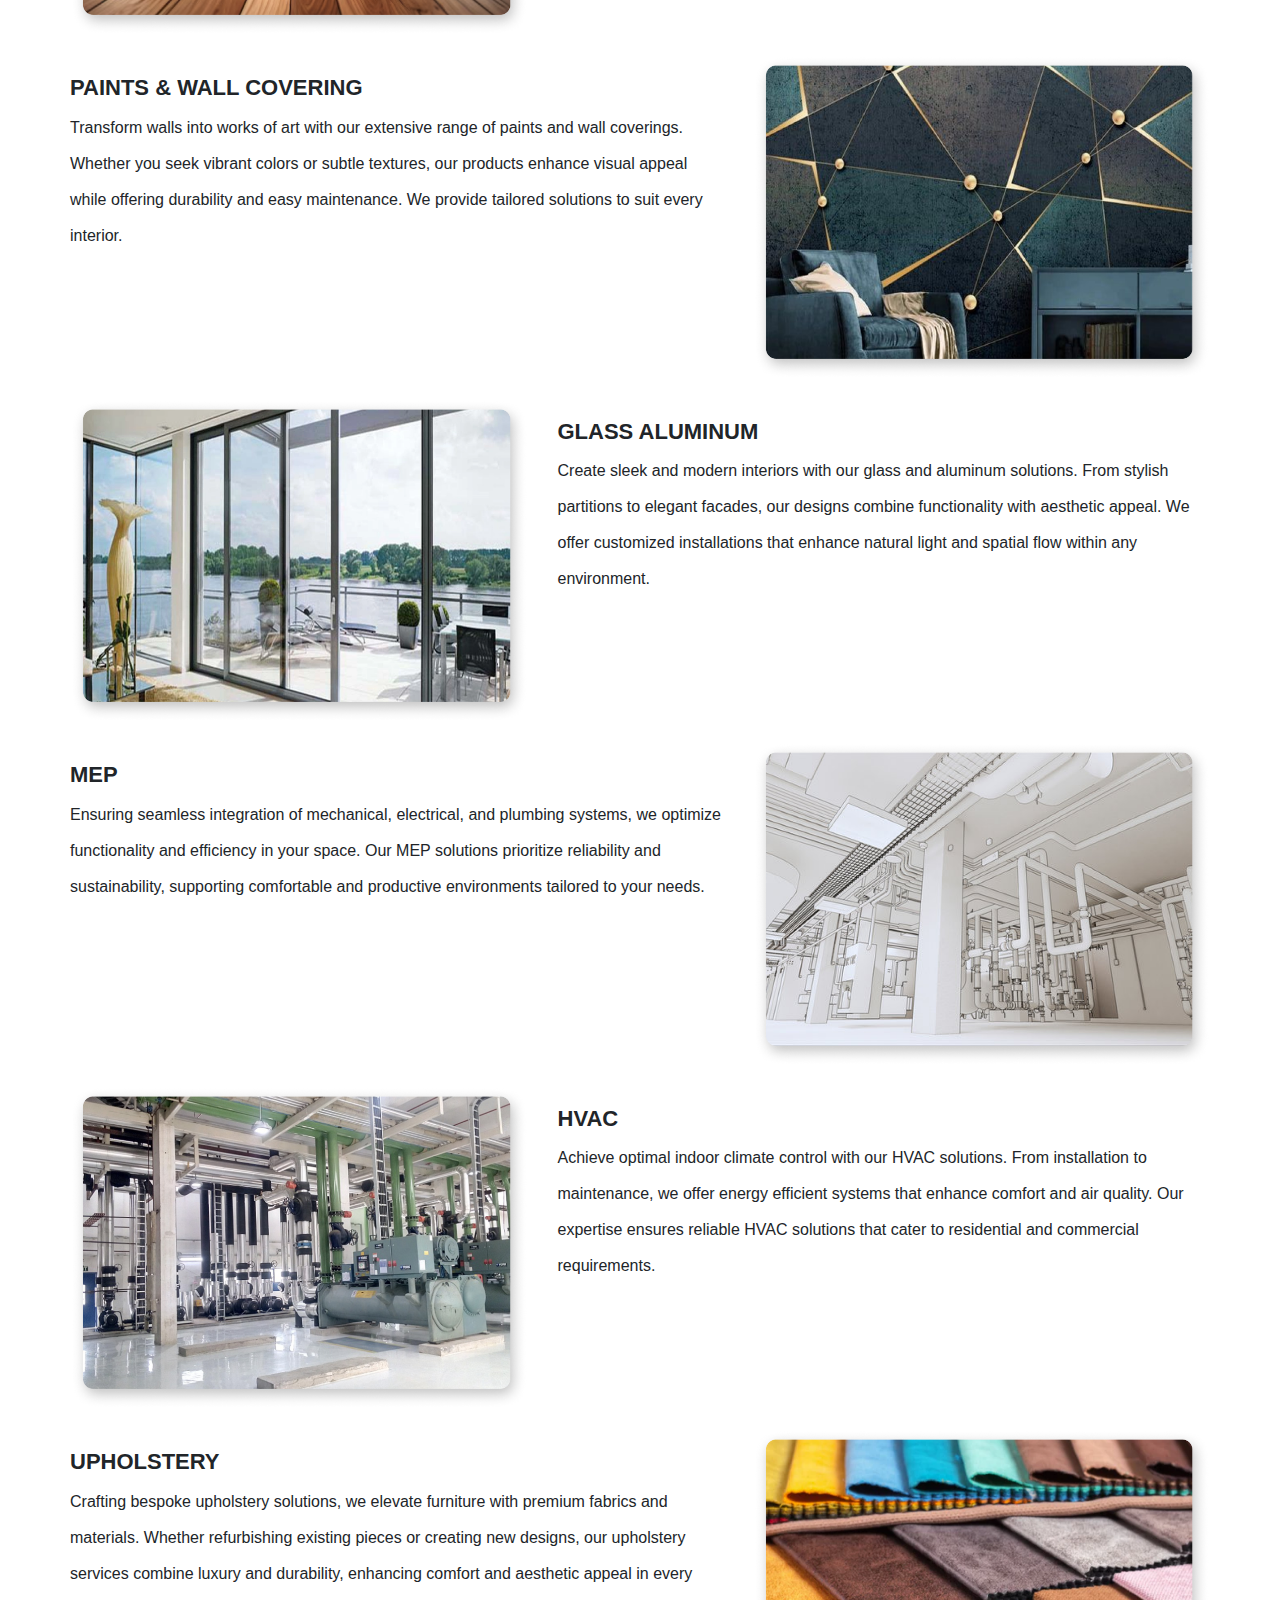
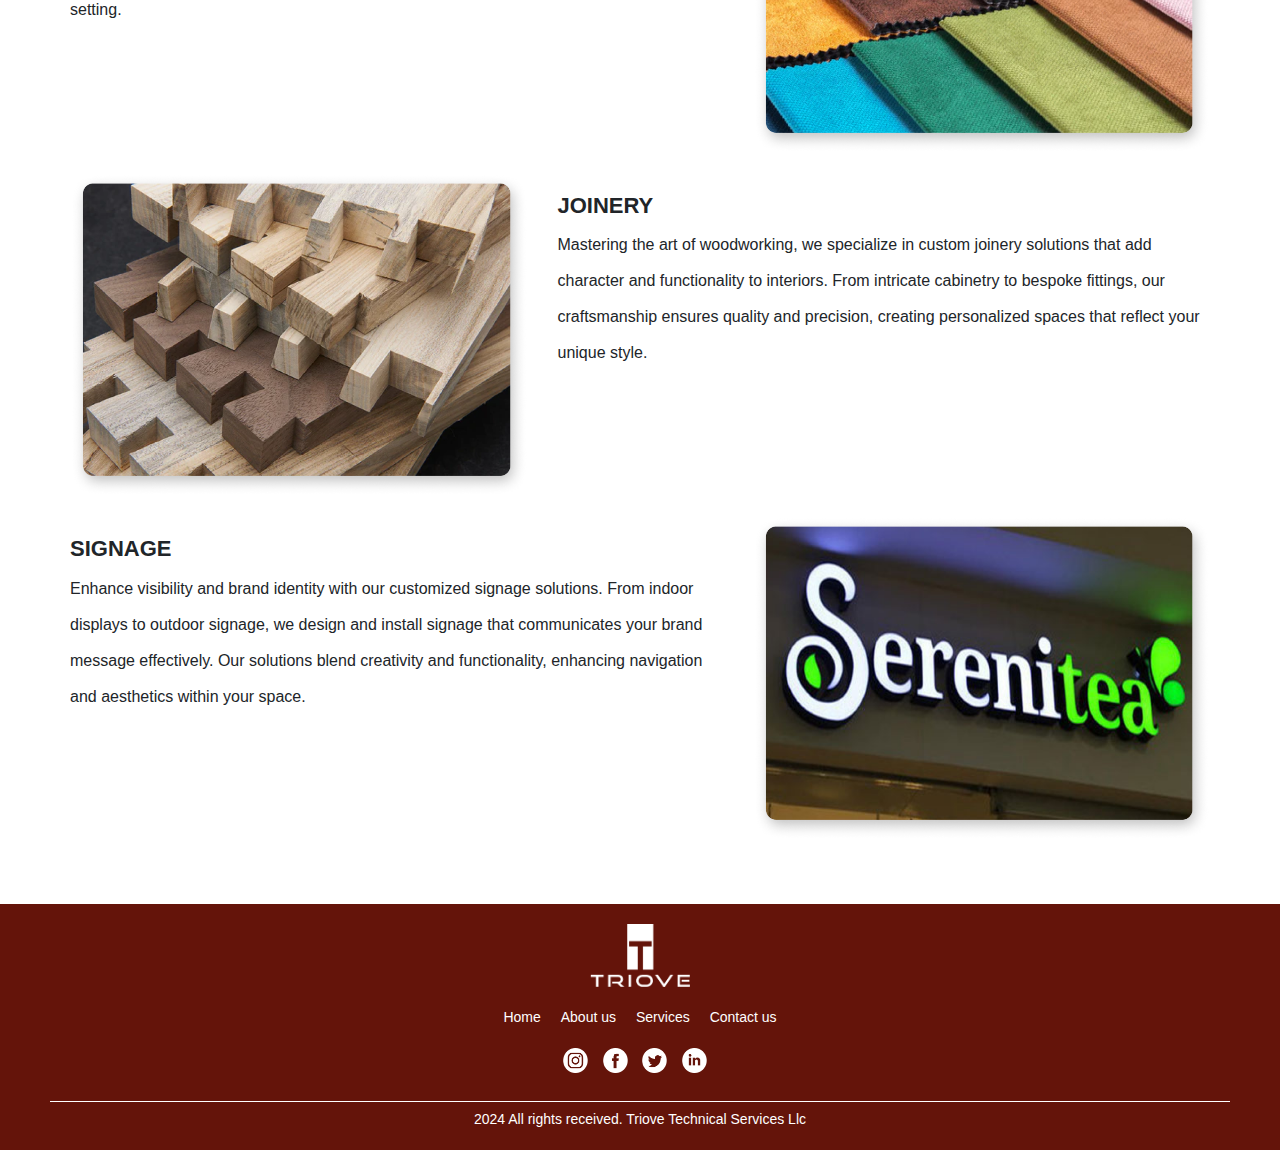
<file: interior-design/services.html>
<!DOCTYPE html>
<html lang="en">

<!-- Basic -->
<meta charset="utf-8" />
<meta http-equiv="X-UA-Compatible" content="IE=edge" />
<!-- Mobile Metas -->
<meta name="viewport" content="width=device-width, initial-scale=1, shrink-to-fit=no" />
<!-- Site Metas -->
<meta name="keywords" content="Triove, Triove web site, Triove web page," />
<meta name="description" content="" />
<meta name="author" content="Jamshid CT" />

<title>Interior design</title>

<!-- Custom styles for this template -->
<link href="../css/interior.css" rel="stylesheet" />
<link href="https://stackpath.bootstrapcdn.com/bootstrap/4.5.2/css/bootstrap.min.css" rel="stylesheet">
<link rel="stylesheet" href="https://cdnjs.cloudflare.com/ajax/libs/font-awesome/4.7.0/css/font-awesome.min.css">


<body>


    <div class="plain_nav">

        <!-- start Nav bar section -->
        <nav class="navbar navbar-expand-sm " style="background-color: #64140A;">
            <a class="navbar-brand" href="#"><img src="../image/logo.png" /></a>
            <button class="navbar-toggler" type="button" data-toggle="collapse" data-target="#navbarNav"
                aria-controls="navbarNav" aria-expanded="false" aria-label="Toggle navigation">
                <span class="navbar-toggler-icon"></span>
            </button>
            <div class="collapse navbar-collapse" id="navbarNav">
                <ul class="navbar-nav ml-auto">
                    <li class="nav-item">
                        <a class="nav-link" href="./interior-design.html">Home</a>
                    </li>
                    <li class="nav-item">
                        <a class="nav-link" href="./about-us.html">About Us</a>
                    </li>
                    <li class="nav-item">
                        <a class="nav-link" href="">Services</a>
                    </li>
                    <li class="nav-item">
                        <a class="nav-link" href="./contact-us.html">Contact Us</a>
                    </li>
                </ul>
            </div>
        </nav>
        <!-- end Nav bar section -->

        <!-- start services-we-offer -->
        <section class="services-we-offer">
            <div class="container-fluid">
                <div class="row header_section">
                    <h4>SERVICES WE OFFER</h4>
                    <p>
                        Our experienced and talented team at Triove Technical Services LLC
                        supports you through every stage of interior project development,
                        from concept to completion.
                    </p>
                </div>

                <div class="row contentarea">
                    <div class="col-md-7 contentsection">
                        <h3>Interior Design</h3>
                        <p>
                            Transform your space into a masterpiece with our bespoke interior design
                            solutions. From conceptualization to execution, we create functional and
                            aesthetic environments tailored to your vision and needs. Our team of experts
                            ensures every detail reflects elegance and practicality, delivering spaces that
                            inspire.
                        </p>
                    </div>
                    <div class="col-md-5 photo_section">
                        <img src="../image/interior_design/service_offers/service_offer_1.png" />
                    </div>

                </div>
                <div class="row contentarea">
                    <div class="col-md-5 photo_section">
                        <img src="../image/interior_design/service_offers/service_offer_2.png" />
                    </div>
                    <div class="col-md-7 contentsection">
                        <h3>Furniture</h3>
                        <p>
                            Crafting furniture that blends style and functionality, we offer bespoke designs
                            tailored to elevate your interiors. Whether for residential or commercial spaces,
                            our furniture solutions prioritize quality craftsmanship and innovative design,
                            enhancing comfort and aesthetic appeal.
                        </p>
                    </div>
                </div>
                <div class="row contentarea">
                    <div class="col-md-7 contentsection">
                        <h3>Gypsum Civil</h3>
                        <p>
                            Specializing in gypsum board and ceiling installations, we provide customized
                            solutions that enhance interior aesthetics and functionality. From partitions to
                            decorative elements, our expertise in gypsum civil works ensures durable and
                            visually appealing structures for modern spaces.
                        </p>
                    </div>
                    <div class="col-md-5 photo_section">
                        <img src="../image/interior_design/service_offers/service_offer_3.png" />
                    </div>
                </div>
                <div class="row contentarea">
                    <div class="col-md-5 photo_section">
                        <img src="../image/interior_design/service_offers/service_offer_4.png" />
                    </div>
                    <div class="col-md-7 contentsection">
                        <h3>Flooring & Ceiling</h3>
                        <p>
                            Enhance your space with our diverse flooring and ceiling solutions. From
                            luxurious hardwood floors to modern ceiling designs, we offer materials and
                            designs that complement any interior style. Our comprehensive services ensure
                            quality installation and lasting durability.
                        </p>
                    </div>
                </div>
                <div class="row contentarea">
                    <div class="col-md-7 contentsection">
                        <h3>Paints & Wall Covering</h3>
                        <p>
                            Transform walls into works of art with our extensive range of paints and wall
                            coverings. Whether you seek vibrant colors or subtle textures, our products
                            enhance visual appeal while offering durability and easy maintenance. We
                            provide tailored solutions to suit every interior.
                        </p>
                    </div>
                    <div class="col-md-5 photo_section">
                        <img src="../image/interior_design/service_offers/service_offer_5.png" />
                    </div>
                </div>
                <div class="row contentarea">
                    <div class="col-md-5 photo_section">
                        <img src="../image/interior_design/service_offers/service_offer_6.png" />
                    </div>
                    <div class="col-md-7 contentsection">
                        <h3>Glass Aluminum</h3>
                        <p>
                            Create sleek and modern interiors with our glass and aluminum solutions. From
                            stylish partitions to elegant facades, our designs combine functionality with
                            aesthetic appeal. We offer customized installations that enhance natural light
                            and spatial flow within any environment.
                        </p>
                    </div>
                </div>
                <div class="row contentarea">
                    <div class="col-md-7 contentsection">
                        <h3>Mep</h3>
                        <p>
                            Ensuring seamless integration of mechanical, electrical, and plumbing systems,
                            we optimize functionality and efficiency in your space. Our MEP solutions
                            prioritize reliability and sustainability, supporting comfortable and productive
                            environments tailored to your needs.
                        </p>
                    </div>
                    <div class="col-md-5 photo_section">
                        <img src="../image/interior_design/service_offers/service_offer_7.png" />
                    </div>
                </div>
                <div class="row contentarea">
                    <div class="col-md-5 photo_section">
                        <img src="../image/interior_design/service_offers/service_offer_8.png" />
                    </div>
                    <div class="col-md-7 contentsection">
                        <h3>HVAC</h3>
                        <p>
                            Achieve optimal indoor climate control with our HVAC solutions. From installation
                            to maintenance, we offer energy efficient systems that enhance comfort and air
                            quality. Our expertise ensures reliable HVAC solutions that cater to residential and
                            commercial requirements.
                        </p>
                    </div>
                </div>
                <div class="row contentarea">
                    <div class="col-md-7 contentsection">
                        <h3>Upholstery</h3>
                        <p>
                            Crafting bespoke upholstery solutions, we elevate furniture with premium fabrics
                            and materials. Whether refurbishing existing pieces or creating new designs, our
                            upholstery services combine luxury and durability, enhancing comfort and
                            aesthetic appeal in every setting.
                        </p>
                    </div>
                    <div class="col-md-5 photo_section">
                        <img src="../image/interior_design/service_offers/service_offer_9.png" />
                    </div>
                </div>
                <div class="row contentarea">
                    <div class="col-md-5 photo_section">
                        <img src="../image/interior_design/service_offers/service_offer_10.png" />
                    </div>
                    <div class="col-md-7 contentsection">
                        <h3>Joinery</h3>
                        <p>
                            Mastering the art of woodworking, we specialize in custom joinery solutions that
                            add character and functionality to interiors. From intricate cabinetry to bespoke
                            fittings, our craftsmanship ensures quality and precision, creating personalized
                            spaces that reflect your unique style.
                        </p>
                    </div>
                </div>
                <div class="row contentarea">
                    <div class="col-md-7 contentsection">
                        <h3>signage</h3>
                        <p>
                            Enhance visibility and brand identity with our customized signage solutions.
                            From indoor displays to outdoor signage, we design and install signage that
                            communicates your brand message effectively. Our solutions blend creativity and
                            functionality, enhancing navigation and aesthetics within your space.
                        </p>
                    </div>
                    <div class="col-md-5 photo_section">
                        <img src="../image/interior_design/service_offers/service_offer_11.png" />
                    </div>
                </div>
            </div>
        </section>
        <!-- end start service-we-offer -->

        <!-- start footer -->
        <section class="footer">
            <div class="cotainer">
                <img src="../image/logo.png" />
                <div class="nav_sections">
                    <p><a href="./interior-design.html">Home</a></p>
                    <p><a href="./about-us.html">About us</a></p>
                    <p><a href="">Services</a></p>
                    <p><a href="./contact-us.html">Contact us</a></p>
                  </div>
                <div class="socail_media">
                    <a href=""><img src="../image/social_icons/instagram.png" /></a>
                    <a href=""><img src="../image/social_icons/facebook.png" /></a>
                    <a href=""><img src="../image/social_icons/twitter.png" /></a>
                    <a href=""><img src="../image/social_icons/linkedin.png" /></a>
                </div>
                <div class="horizontal-line"></div>
                <p>2024 All rights received. Triove Technical Services Llc</p>
            </div>
        </section>
        <!-- end footer -->
        <script>
            document.addEventListener("DOMContentLoaded", function() {
                const navLinks = document.querySelectorAll(".nav-link");
    
                navLinks.forEach(link => {
                    if (link.href === window.location.href) {
                        link.classList.add("active");
                    }
                    link.addEventListener("click", function() {
                        navLinks.forEach(nav => nav.classList.remove("active"));
                        this.classList.add("active");
                    });
                });
            });
        </script>
        <script src="https://code.jquery.com/jquery-3.5.1.slim.min.js"></script>
    <script src="https://cdn.jsdelivr.net/npm/@popperjs/core@2.5.3/dist/umd/popper.min.js"></script>
    <script src="https://stackpath.bootstrapcdn.com/bootstrap/4.5.2/js/bootstrap.min.js"></script>
    </div>
</body>

</html>
</file>
<file: css/automation.css>
body,
html {
  padding: 0px;
  margin: 0px;
  height: 100%;
  font-family: 'Montserrat', Arial, sans-serif;
  color: #000000;
  background-color: #ffffff;
}

section {
  margin-top: 5%;
}

.center_align {
  text-align: center;
}

.center_set {
  display: flex;
  align-items: center;
}

.header_section {
  display: flex;
  flex-direction: column;
  align-items: center;
  text-align: center;
}

.header_section h4 {
  font-size: 25px;
  font-weight: 700;
  margin-bottom: 8px;
  text-transform: uppercase;
}

.header_section p {
  font-size: 16px;
  margin-bottom: 2%;
  width: 70%;
  color: #5E5E5E;
}

/* start main section css code */
.main {
  background: url("../image/automation_security/background.png") no-repeat center center;
  background-size: cover;
  height: 100vh;
  position: relative;
  color: #ffffff;
}

.home-popup-btn {
  position: absolute;
  width: 180px;
  height:50px;
  left: 100%;
  top: 50%;
  border-radius: 8px 8px 0 0;
  text-align: center;
  background-color: grey;
  color: #ffffff;
  padding: 1%;
  font-size: 15px;
  transform-origin: 0% 100%;
  -webkit-transform: rotate(90deg);
  -moz-transform: rotate(90deg);
  -o-transform: rotate(90deg);
  -ms-transform: rotate(90deg);
  transform: rotate(270deg) translateX(-50%);
}
.interior-popup-btn{
  position: absolute;
  width: 180px;
  height:50px;
  left: 100%;
  top: 20%;
  font-size: 15px;
  border-radius: 8px 8px 0 0;
  text-align: center;
  background-color: grey;
  padding: 0.2%;
  transform-origin: 0% 100%;
  -webkit-transform: rotate(90deg);
  -moz-transform: rotate(90deg);
  -o-transform: rotate(90deg);
  -ms-transform: rotate(90deg);
  transform: rotate(270deg) translateX(-50%);
}
.interior-popup-btn a{
  color: #ffffff;
}
.home-popup-btn a{
  color: #ffffff;
}

.interior-popup-btn  a:hover {
  color: #3C3C3A;
  text-decoration: none;
}

.home-popup-btn  a:hover {
  color: #3C3C3A;
  text-decoration: none;
}

/* start index page css code */
.main .interior_design,
.main .automation_security {
  background: transparent;
  padding-top: calc(32px + 4vw);
  padding-bottom: calc(32px + 5vw);
  padding-left: calc(22px + 2vw);
  padding-right: calc(22px + 2vw);
  margin: calc(20px + 2vw);
  border-radius: 10px;
  border: 1px solid gray;
  text-align: center;
  overflow: hidden;
  width: 70%;
}

.main .interior_design h2,
.main .automation_security h2 {
  font-size: calc(20px + 0.5vw);
  font-weight: 600;
}

.main .interior_design button,
.main .automation_security button {
  padding-left: 20px;
  padding-right: 20px;
  border-radius: 16px;
  border: 1px solid white;
  color: #ffffff;
  margin-top: 20px;
}

.interior_design button:hover,
.automation_security button:hover {
  color: #3C3C3A;
  background-color: #ffffff;
  font-weight: 600;
  font-size: 16px;

}

/* start index page css code */


/* start navbar section */
.navbar {
  padding: 1rem;
}

.navbar-brand img {
  height: 50px;
  margin-left: 30px;
  margin-top: 10px;
}

.navbar-nav {
  margin-right: 40px;
}

.navbar-nav .nav-item .nav-link {
  color: #ffffff;
  margin-left: 1rem;
  transition: color 0.3s;
  font-size: 16px;
}

.navbar-nav .nav-item .nav-link:hover {
  color: #BBBBBB;
}
.navbar-nav .nav-link .active {
  border-bottom: 2px solid #007bff;
}

.nav-link.active {
  border-bottom: 2px solid #ffffff !important; 
}

/* General styles for the toggler button */
.navbar-toggler {
  border: none;
  outline: none;
  padding: 10px;
  background-color: #ffffff; /* Change to your desired background color */
  border-radius: 50%; /* Makes the button circular */
  cursor: pointer;
  position: relative;
  width: 45px;
  height: 40px;
  display: flex;
  align-items: center;
  justify-content: center;
  transition: background-color 0.3s ease;
}

.navbar-toggler-icon {
  position: relative;
  width: 24px;
  height: 2px;
  background-color: #fff; /* Change to your desired icon color */
  transition: background-color 0.3s ease;
}

.navbar-toggler-icon::before,
.navbar-toggler-icon::after {
  content: '';
  position: absolute;
  width: 24px;
  height: 2px;
  background-color: #fff; /* Change to your desired icon color */
  transition: transform 0.3s ease, top 0.3s ease, bottom 0.3s ease;
}

/* Positioning the lines to create the hamburger effect */
.navbar-toggler-icon::before {
  top: -2px;
}

.navbar-toggler-icon::after {
  bottom: -2px;
}

/* Active state to create an X effect when the navbar is open */
.navbar-toggler[aria-expanded="true"] .navbar-toggler-icon {
  background-color: transparent;
}

.navbar-toggler[aria-expanded="true"] .navbar-toggler-icon::before {
  transform: rotate(45deg);
  top: 0;
}

.navbar-toggler[aria-expanded="true"] .navbar-toggler-icon::after {
  transform: rotate(-45deg);
  bottom: 0;
}

/* end navbar section */

.main-section {
  width: 60%;
  margin-left: 30px;
  margin-top: 7%;
}

.main-section h2 {
  font-size: calc(22px + 3vw);
  font-weight: 600;
}

.main-section p {
  font-size: calc(8px + 0.5vw);
  font-weight: 400;
}

.main-section button {
  padding-left: 20px;
  padding-right: 20px;
  border-radius: 16px;
  padding-top: 6px;
  padding-bottom: 6px;
  border: 1px solid white;
  color: #ffffff;
  margin-top: 10px;
}

.main-section button:hover {
  color: #ffffff;
  background: rgb(75, 74, 74);
}

.main-section button img {
  width: 18px;
  padding-left: 6px;
}


/* who-we-are */
.who-we-are {
  padding-left: 30px;
  padding-right: 30px;

}

.who-we-are h3 {
  font-weight: 700;
  font-size: calc(20px + 0.5vw);
  padding-bottom: 12px;
}

.who-we-are strong {
  font-weight: 800;
}

.who-we-are p {
  font-weight: 500;
  line-height: 28px;
  font-size: 16px;
}

.who-we-are img {
  width: 100%;
  height: auto;
  border-radius: 14px;
  box-shadow: 10px 10px rgb(200, 196, 196);
}

/* end who-we-are */

/* start solution-we-offer */
.svo-content .badge {
  display: inline-block;
  padding: 0.70em 0.70em;
  width: 40px;
  height: inherit;
  font-size: 100%;
  font-weight: 700;
  line-height: 1;
  text-align: center;
  white-space: nowrap;
  vertical-align: baseline;
  border-radius: 50%;
  transition: background-color 0.3s;
  background: #3C3C3A;
  color: #ffffff;
  margin-bottom: 12px;
}

.svo-content h6 {
  font-weight: 600;
  font-size: 17px;
  text-transform: uppercase;
}

.svo-content p {
  font-weight: 500;
  color: #666666;
  font-size: 15px;
}

.photo_section img {
  width: 100%;
  height: auto;
}

/* end solution-we-offer */


/* start solution-we-offer */
.solution-we-offer .contentarea {
  margin-left: 40px;
  margin-right: 40px;
  margin-top: 20px;
}

.solution-we-offer .contentarea .contentsection {
  padding-top: 20px;
}

.solution-we-offer .contentarea h3 {
  font-size: 22px;
  font-weight: 600;
  text-transform: uppercase;
}

.solution-we-offer .contentarea p {
  font-size: 16px;
  font-weight: 400;
  line-height: 36px;
}

/* end solution-we-offer */


/* parteners */
.our_partners{
  display: flex;
  align-items: center;
}

.our_partners .col-md{
    display: flex;
    justify-content: center;
    align-items: center;
    margin-bottom: 8px;
}

.our_partners  img {
  max-width: 100px;
  height: auto;
  display: block;
  padding: 3px 0;
  
}

@media (max-width: 576px) {
  .our_partners .col-md {
    width: 33.3%;
    float: left;
    margin-bottom: 10px; 
}
.our_partners img {
    max-width: 80px;
    height: auto;
    float: left;
}
}
/* end parteners */


/* start sector-we-work */
.sector-we-work .col-md-3 {
  position: relative;
  padding: 10px;
  text-align: center;
}

.sector-we-work .col-md-3 img {
  width: 100%;
  height: auto;
  border-radius: 8px;
  box-shadow: 0 0 10px rgba(0, 0, 0, 0.1);
}

/* end sector-we-work */



/* start contact_us */
.contact_us .main_form_area {
  padding-left: 10px;
  padding-right: 10px;
  padding-top: 50px;
  padding-bottom: 50px;
  border: 1px solid #BBBBBB;
  border-radius: 6px;
}

.contact_us .main_form_area .left-section-contact-us {
  text-align: left;
  padding-left: 30px;

}

.contact_us .main_form_area .left-section-contact-us .logo_image {
  width: 100px;
  margin-bottom: 20px;
}

.address,
.phone {
  display: flex;
  align-items: flex-start;
  margin-bottom: 20px;
}

.address i,
.phone i {
  font-size: 28px;
  color: #3C3C3A;
  padding-right: 20px;
}

.address div,
.phone div {
  display: flex;
  flex-direction: column;
}

.address p,
.phone p {
  margin: 0;
  font-size: 14px;
}

.contact_us .main_form_area .form_area {
  flex-direction: column;
}

.form_area input[type="text"],
.form_area textarea {
  width: 100%;
  margin-bottom: 10px;
  padding: 10px;
  border: 1px solid #BBBBBB;
  border-radius: 6px;
}

.email-phone {
  display: flex;
  justify-content: space-between;
  margin-bottom: 10px;

}

.email-phone input[type="email"],
.email-phone input[type="number"] {
  width: 48%;
  padding: 10px;
  border: 1px solid #BBBBBB;
  border-radius: 6px;
}

.form_area textarea {
  resize: vertical;
  border: 1px solid #BBBBBB;
  border-radius: 6px;
}

.form_area button {
  margin-top: 10px;
  background-color: #3C3C3A;
  color: white;
  padding-left: 30px;
  padding-right: 30px;
  padding-top: 7px;
  padding-bottom: 7px;
  border: none;
  border-radius: 5px;
  cursor: pointer;
  font-size: 14px;
}

.form_area button:hover {
  background-color: #0056b3;
  color: #ffffff;
}

/* end contact_us */


/* start footer */
.footer {
  background-color: #3C3C3A;
  color: #fff;
  padding: 20px 0;
  text-align: center;
}

.footer .container {
  max-width: 1000px;
  margin: 0 auto;
  padding: 0 30px;

}

.footer img {
  width: 100px;
  margin-bottom: 20px;
}

.footer .nav_sections {
  display: flex;
  justify-content: center;
  gap: 20px;
  margin-bottom: 20px;
}

.footer .nav_sections p a {
  margin: 0;
  cursor: pointer;
  transition: color 0.3s;
  color: #ffffff;
}

.footer .nav_sections p a:hover {
  color: #007bff;
  text-decoration: none;

}

.footer .social_media {
  display: flex;
  justify-content: center;
  gap: 20px;
  margin-bottom: 20px;
}

.footer p {
  margin: 0;
  font-size: 14px;
}

.footer .socail_media img {
  width: 35px;
  padding-right: 10px;
}

.footer .horizontal-line {
  border: none;
  height: 0.3px;
  background-color: #ffffff;
  margin: 8px 50px;

}

/* end footer */



/* Responsive Styles */
@media (max-width: 575.98px) {
  .navbar-brand img {
    height: 50px;
    margin-left: 20px;
  }

  .navbar-nav {
    text-align: center;
  }

  .navbar-nav .nav-item {
    margin-bottom: 0.5rem;
  }

  .main-section {
    margin-top: 20%;
  }

  .main-section h2 {
    font-size: calc(20px + 3vw);
  }

  .main-section p {
    font-size: calc(13px + 0.5vw);
    font-weight: 400;
  }



}

@media (max-width: 768px) {
  .photo_section {
    margin-top: 20px;
  }

  section {
    margin-top: 10%;
  }

  .contact_us .main_form_area .left-section-contact-us {
    display: flex;
    flex-direction: column;
    align-items: center;
    text-align: center;
  }
}


.whatsapp-button {
 
  bottom: 40px;
  right: 40px;
  z-index: 1000;
  position: absolute;
}

.whatsapp-button img {
  width: 60px;
  height: auto;
  border-radius: 50%;
  box-shadow: 0 0 10px rgba(0, 0, 0, 0.3);
}
</file>
<file: css/interior.css>
body,
html {
  padding: 0px;
  margin: 0px;
  height: 100%;
  font-family: 'Montserrat', Arial, sans-serif;
  color: #000000;
  background-color: #ffffff;
}

section {
  margin-top: 5%;
}

.center_align {
  text-align: center;
}

.center_set {
  display: flex;
  align-items: center;
}

.header_section {
  display: flex;
  flex-direction: column;
  align-items: center;
  text-align: center;
}

.header_section h4 {
  font-size: 25px;
  font-weight: 700;
  margin-bottom: 8px;
  text-transform: uppercase;
}

.header_section p {
  font-size: 16px;
  margin-bottom: 2%;
  width: 70%;
  color: #5E5E5E;
}

/* start main section css code */
.main {
  background: url("../image/interior_design/interior_design_background.png") no-repeat center center;
  background-size: cover;
  height: 100vh;
  position: relative;
  color: #ffffff;
}

.home-popup-btn {
  position: absolute;
  width: 180px;
  height: 50px;
  left: 100%;
  top: 50%;
  border-radius: 8px 8px 0 0;
  text-align: center;
  background-color: grey;
  color: #ffffff;
  padding: 1%;
  font-size: 15px;
  transform-origin: 0% 100%;
  -webkit-transform: rotate(90deg);
  -moz-transform: rotate(90deg);
  -o-transform: rotate(90deg);
  -ms-transform: rotate(90deg);
  transform: rotate(270deg) translateX(-50%);
}

.interior-popup-btn {
  position: absolute;
  width: 180px;
  height: 50px;
  left: 100%;
  top: 20%;
  font-size: 15px;
  border-radius: 8px 8px 0 0;
  text-align: center;
  background-color: grey;
  padding: 0.2%;
  transform-origin: 0% 100%;
  -webkit-transform: rotate(90deg);
  -moz-transform: rotate(90deg);
  -o-transform: rotate(90deg);
  -ms-transform: rotate(90deg);
  transform: rotate(270deg) translateX(-50%);
}

.interior-popup-btn a {
  color: #ffffff;
}

.home-popup-btn a {
  color: #ffffff;
}

.interior-popup-btn a:hover {
  color: #64140A;
  text-decoration: none;
}

.home-popup-btn a:hover {
  color: #64140A;
  text-decoration: none;
}

/* start navbar section */
.navbar {
  padding: 1rem;
}

.navbar-brand img {
  height: 50px;
  margin-left: 30px;
  margin-top: 10px;
}

.navbar-nav {
  margin-right: 40px;
}

.navbar-nav .nav-item .nav-link {
  color: #ffffff;
  margin-left: 1rem;
  transition: color 0.3s;
  font-size: 16px;
}

.navbar-nav .nav-item .nav-link:hover {
  color: #BBBBBB;

}
.nav-link.active {
  border-bottom: 2px solid #ffffff !important; 
}

/* Styles for the icon inside the button */

.navbar-toggler {
  border: none;
  outline: none;
  padding: 10px;
  background-color: #ffffff; /* Change to your desired background color */
  border-radius: 50%; /* Makes the button circular */
  cursor: pointer;
  position: relative;
  width: 45px;
  height: 40px;
  display: flex;
  align-items: center;
  justify-content: center;
  transition: background-color 0.3s ease;
}

.navbar-toggler-icon {
  position: relative;
  width: 24px;
  height: 2px;
  background-color: #fff; /* Change to your desired icon color */
  transition: background-color 0.3s ease;
}

.navbar-toggler-icon::before,
.navbar-toggler-icon::after {
  content: '';
  position: absolute;
  width: 24px;
  height: 2px;
  background-color: #fff; /* Change to your desired icon color */
  transition: transform 0.3s ease, top 0.3s ease, bottom 0.3s ease;
}

/* Positioning the lines to create the hamburger effect */
.navbar-toggler-icon::before {
  top: -2px;
}

.navbar-toggler-icon::after {
  bottom: -2px;
}

/* Active state to create an X effect when the navbar is open */
.navbar-toggler[aria-expanded="true"] .navbar-toggler-icon {
  background-color: transparent;
}

.navbar-toggler[aria-expanded="true"] .navbar-toggler-icon::before {
  transform: rotate(45deg);
  top: 0;
}

.navbar-toggler[aria-expanded="true"] .navbar-toggler-icon::after {
  transform: rotate(-45deg);
  bottom: 0;
}
/* end navbar section */

.main-section {
  width: 60%;
  margin-left: 30px;
  margin-top: 7%;
}

.main-section h2 {
  font-size: calc(22px + 3vw);
  font-weight: 600;
}

.main-section p {
  font-size: calc(8px + 0.5vw);
  font-weight: 400;
}

.main-section button {
  padding-left: 20px;
  padding-right: 20px;
  border-radius: 16px;
  padding-top: 6px;
  padding-bottom: 6px;
  border: 1px solid white;
  color: #ffffff;
  margin-top: 10px;
  
}

.main-section button:hover {
  color: #ffffff;
  background: rgb(75, 74, 74);
}

.main-section button img {
  width: 18px;
  padding-left: 6px;
}


/* who-we-are */
.who-we-are {
  padding-left: 30px;
  padding-right: 30px;

}

.who-we-are h3 {
  padding-top: 30px;
  font-weight: 700;
  font-size: calc(20px + 0.5vw);
  padding-bottom: 12px;
}

.who-we-are strong {
  font-weight: 800;
}

.who-we-are p {
  font-weight: 500;
  line-height: 31px;
  font-size: 16px;
}

.who-we-are img {
  width: 100%;
  height: 75%;
  border-radius: 14px;
  box-shadow: 10px 10px rgb(200, 196, 196);
}

/* end who-we-are */

/* start service-we-offer */
.svo-content .badge {
  display: inline-block;
  padding: 0.70em 0.70em;
  width: 40px;
  height: inherit;
  font-size: 100%;
  font-weight: 700;
  line-height: 1;
  text-align: center;
  white-space: nowrap;
  vertical-align: baseline;
  border-radius: 50%;
  transition: background-color 0.3s;
  background: #64140A;
  color: #ffffff;
  margin-bottom: 12px;
}

.svo-content h6 {
  font-weight: 600;
  font-size: 17px;
  text-transform: uppercase;
}

.svo-content p {
  font-weight: 500;
  color: #666666;
  font-size: 15px;
}

.photo_section img {
  width: 100%;
  height: auto;
}

/* end service-we-offer */


/* start services-we-offer */
.services-we-offer .contentarea {
  margin-left: 40px;
  margin-right: 40px;
  margin-top: 20px;
}

.services-we-offer .contentarea .contentsection {
  padding-top: 20px;
}

.services-we-offer .contentarea h3 {
  font-size: 22px;
  font-weight: 600;
  text-transform: uppercase;
}

.services-we-offer .contentarea p {
  font-size: 16px;
  font-weight: 400;
  line-height: 36px;
}

/* end services-we-offer */


/* start sector-we-work */
.sector-we-work .col-md-3 {
  position: relative;
  padding: 10px;
  text-align: center;
}

.sector-we-work .col-md-3 img {
  width: 100%;
  height: auto;
  border-radius: 8px;
  box-shadow: 0 0 10px rgba(0, 0, 0, 0.1);
}

/* end sector-we-work */

/* start our_process */
.our_process .our_process_contents {
  display: flex;
  align-items: center;
  padding: 10px;
  border-radius: 8px;
  border: 0.5px solid #BBBBBB;
  padding: 24px;
  margin-top: 8px;
}

.our_process .our_process_contents h2 {
  margin: 0 20px 0 0;
  color: #64140A;
  font-size: 50px;
  font-weight: 600;
}

.our_process .our_process_contents p {
  margin: 0;
  font-size: 17px;
  font-weight: 400;
}

/* end our_process */

/* start contact_us */
.contact_us .main_form_area {
  padding-left: 10px;
  padding-right: 10px;
  padding-top: 50px;
  padding-bottom: 50px;
  border: 1px solid #BBBBBB;
  border-radius: 6px;
}

.contact_us .main_form_area .left-section-contact-us {
  text-align: left;
  padding-left: 30px;

}

.contact_us .main_form_area .left-section-contact-us .logo_image {
  width: 100px;
  margin-bottom: 20px;
}

.address,
.phone {
  display: flex;
  align-items: flex-start;
  margin-bottom: 20px;
}

.address i,
.phone i {
  font-size: 28px;
  color: #64140A;
  padding-right: 20px;
}

.address div,
.phone div {
  display: flex;
  flex-direction: column;
}

.address p,
.phone p {
  margin: 0;
  font-size: 14px;
}

.contact_us .main_form_area .form_area {
  flex-direction: column;
}

.form_area input[type="text"],
.form_area textarea {
  width: 100%;
  margin-bottom: 10px;
  padding: 10px;
  border: 1px solid #BBBBBB;
  border-radius: 6px;
}

.email-phone {
  display: flex;
  justify-content: space-between;
  margin-bottom: 10px;

}

.email-phone input[type="email"],
.email-phone input[type="number"] {
  width: 48%;
  padding: 10px;
  border: 1px solid #BBBBBB;
  border-radius: 6px;
}

.form_area textarea {
  resize: vertical;
  border: 1px solid #BBBBBB;
  border-radius: 6px;
}

.form_area button {
  margin-top: 10px;
  background-color: #64140A;
  color: white;
  padding-left: 30px;
  padding-right: 30px;
  padding-top: 7px;
  padding-bottom: 7px;
  border: none;
  border-radius: 5px;
  cursor: pointer;
  font-size: 14px;
}

.form_area button:hover {
  background-color: #0056b3;
  color: #ffffff;
}

/* end contact_us */


/* start footer */
.footer {
  background-color: #64140A;
  color: #fff;
  padding: 20px 0;
  text-align: center;
}

.footer .container {
  max-width: 1000px;
  margin: 0 auto;
  padding: 0 30px;

}

.footer img {
  width: 100px;
  margin-bottom: 20px;
}

.footer .nav_sections {
  display: flex;
  justify-content: center;
  gap: 20px;
  margin-bottom: 20px;
}

.footer .nav_sections p a {
  margin: 0;
  cursor: pointer;
  transition: color 0.3s;
  color: #ffffff;
}

.footer .nav_sections p a:hover {
  color: #007bff;
  text-decoration: none;

}

.footer .social_media {
  display: flex;
  justify-content: center;
  gap: 20px;
  margin-bottom: 20px;
}

.footer p {
  margin: 0;
  font-size: 14px;
}

.footer .socail_media img {
  width: 35px;
  padding-right: 10px;
}

.footer .horizontal-line {
  border: none;
  height: 0.3px;
  background-color: #ffffff;
  margin: 8px 50px;

}

/* end footer */



/* Responsive Styles */
@media (max-width: 575.98px) {
  .navbar-brand img {
    height: 50px;
    margin-left: 20px;
  }

  .navbar-nav {
    text-align: center;
  }

  .navbar-nav .nav-item {
    margin-bottom: 0.5rem;
  }

  .main-section {
    margin-top: 20%;
  }

  .main-section h2 {
    font-size: calc(20px + 3vw);
  }

  .main-section p {
    font-size: calc(13px + 0.5vw);
    font-weight: 400;
  }



}

@media (max-width: 768px) {
  .photo_section {
    margin-top: 20px;
  }

  section {
    margin-top: 10%;
  }

  .contact_us .main_form_area .left-section-contact-us {
    display: flex;
    flex-direction: column;
    align-items: center;
    text-align: center;
  }
}


.whatsapp-button {
  
  bottom: 40px;
  right: 40px;
  z-index: 1000;
  position: absolute;
}

.whatsapp-button img {
  width: 60px;
  height: auto;
  border-radius: 50%;
  box-shadow: 0 0 10px rgba(0, 0, 0, 0.3);
}
</file>
